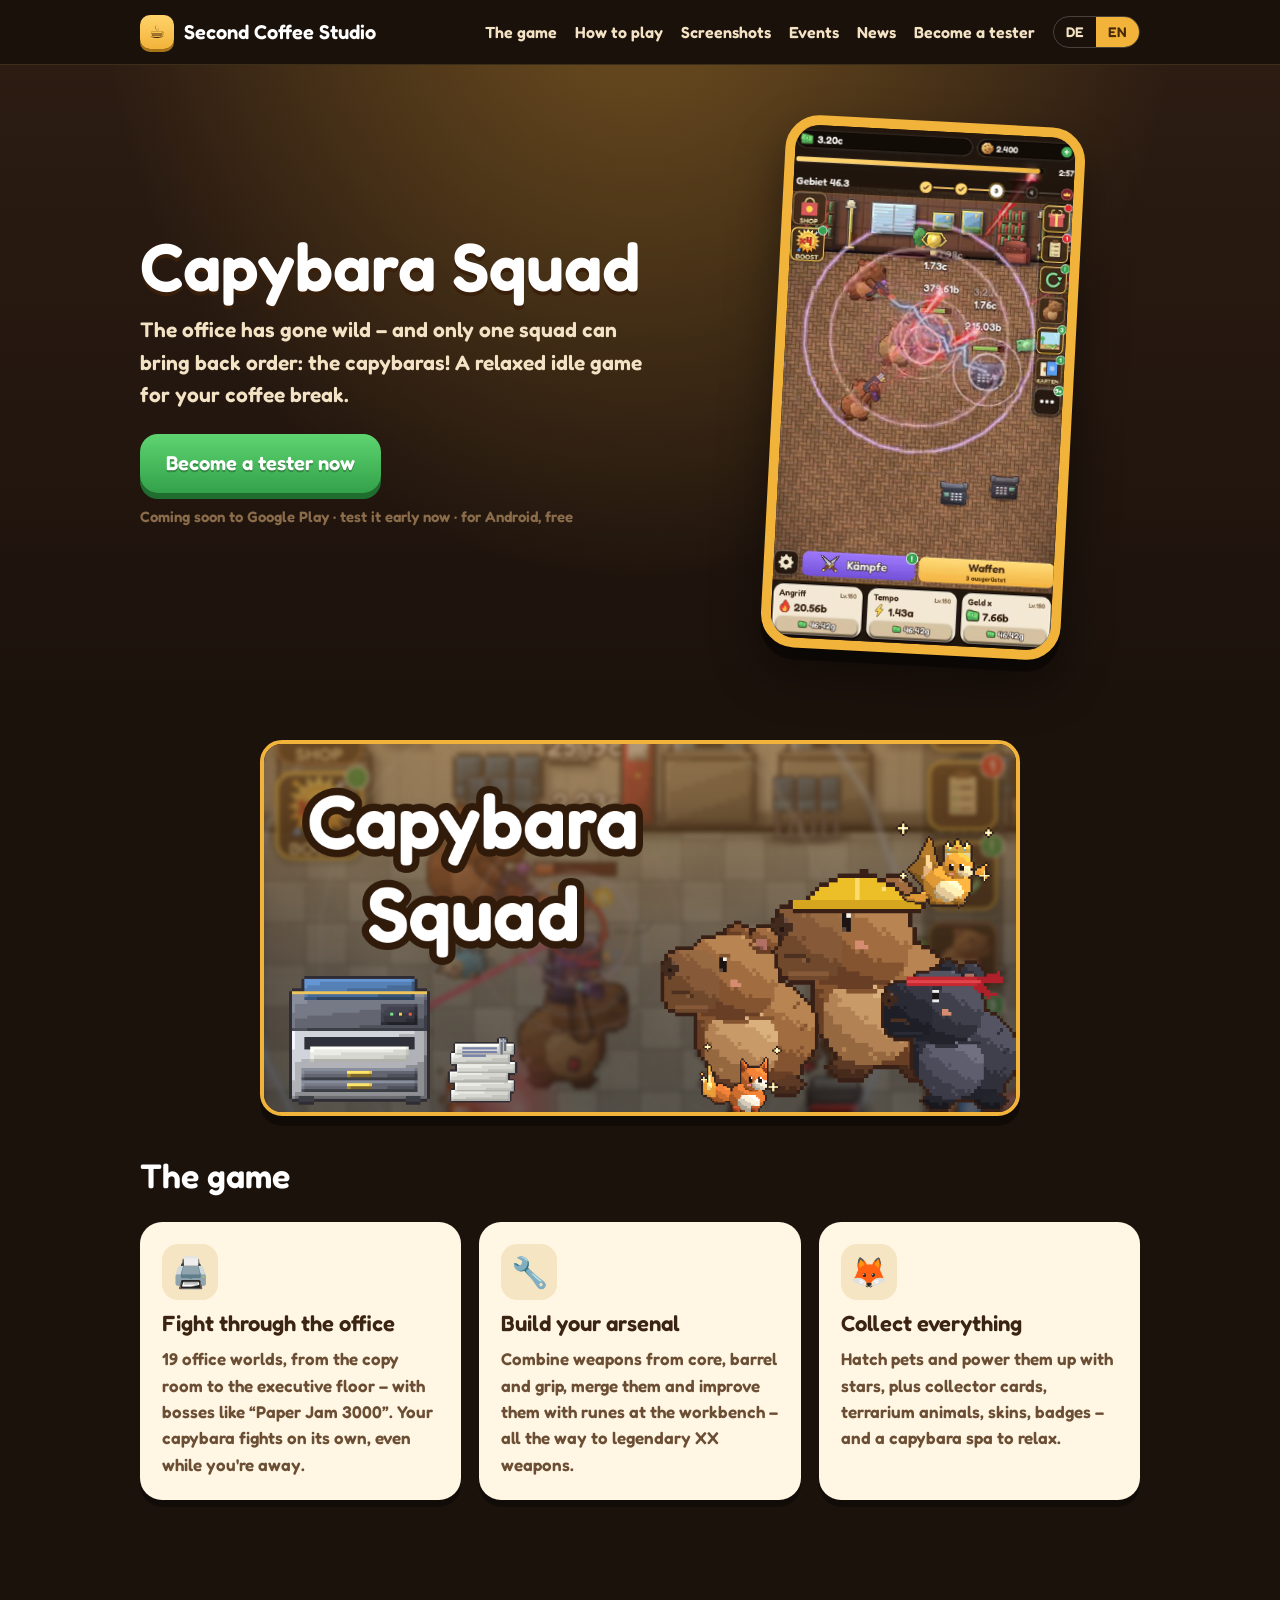
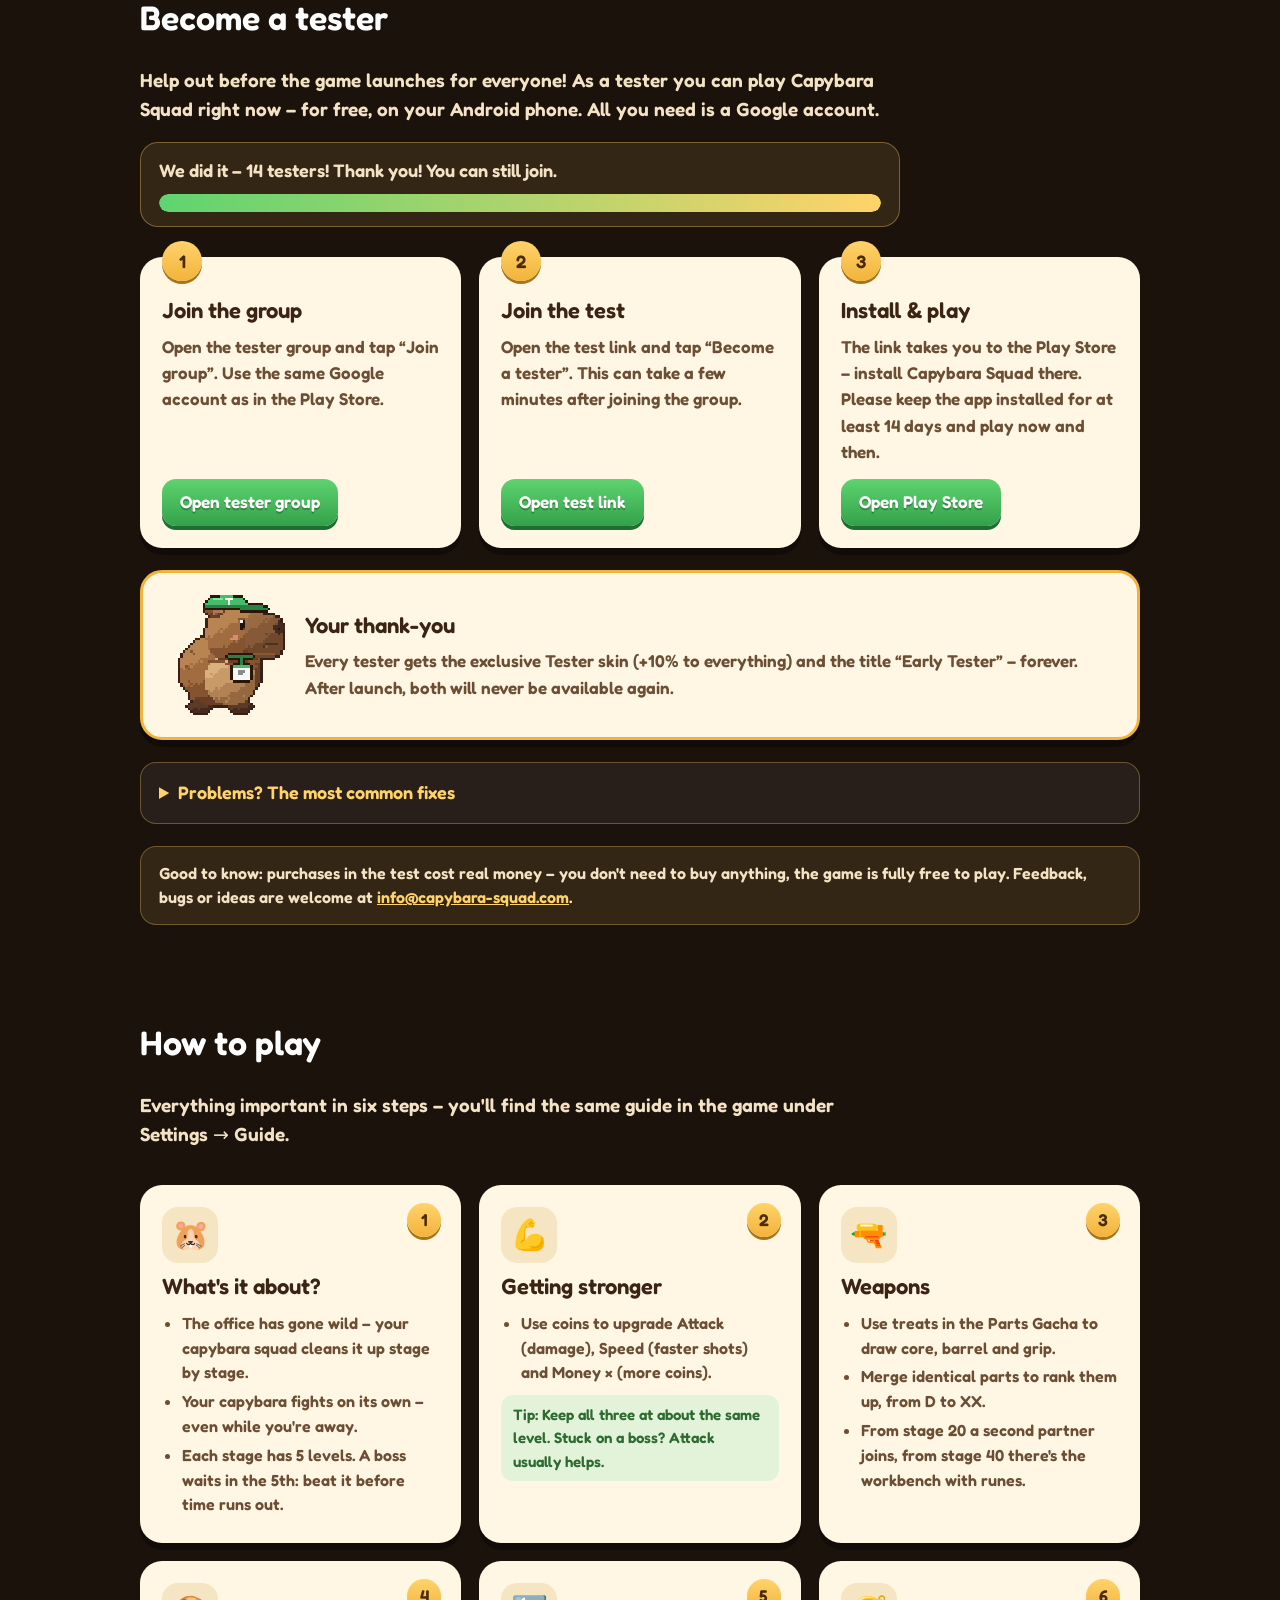
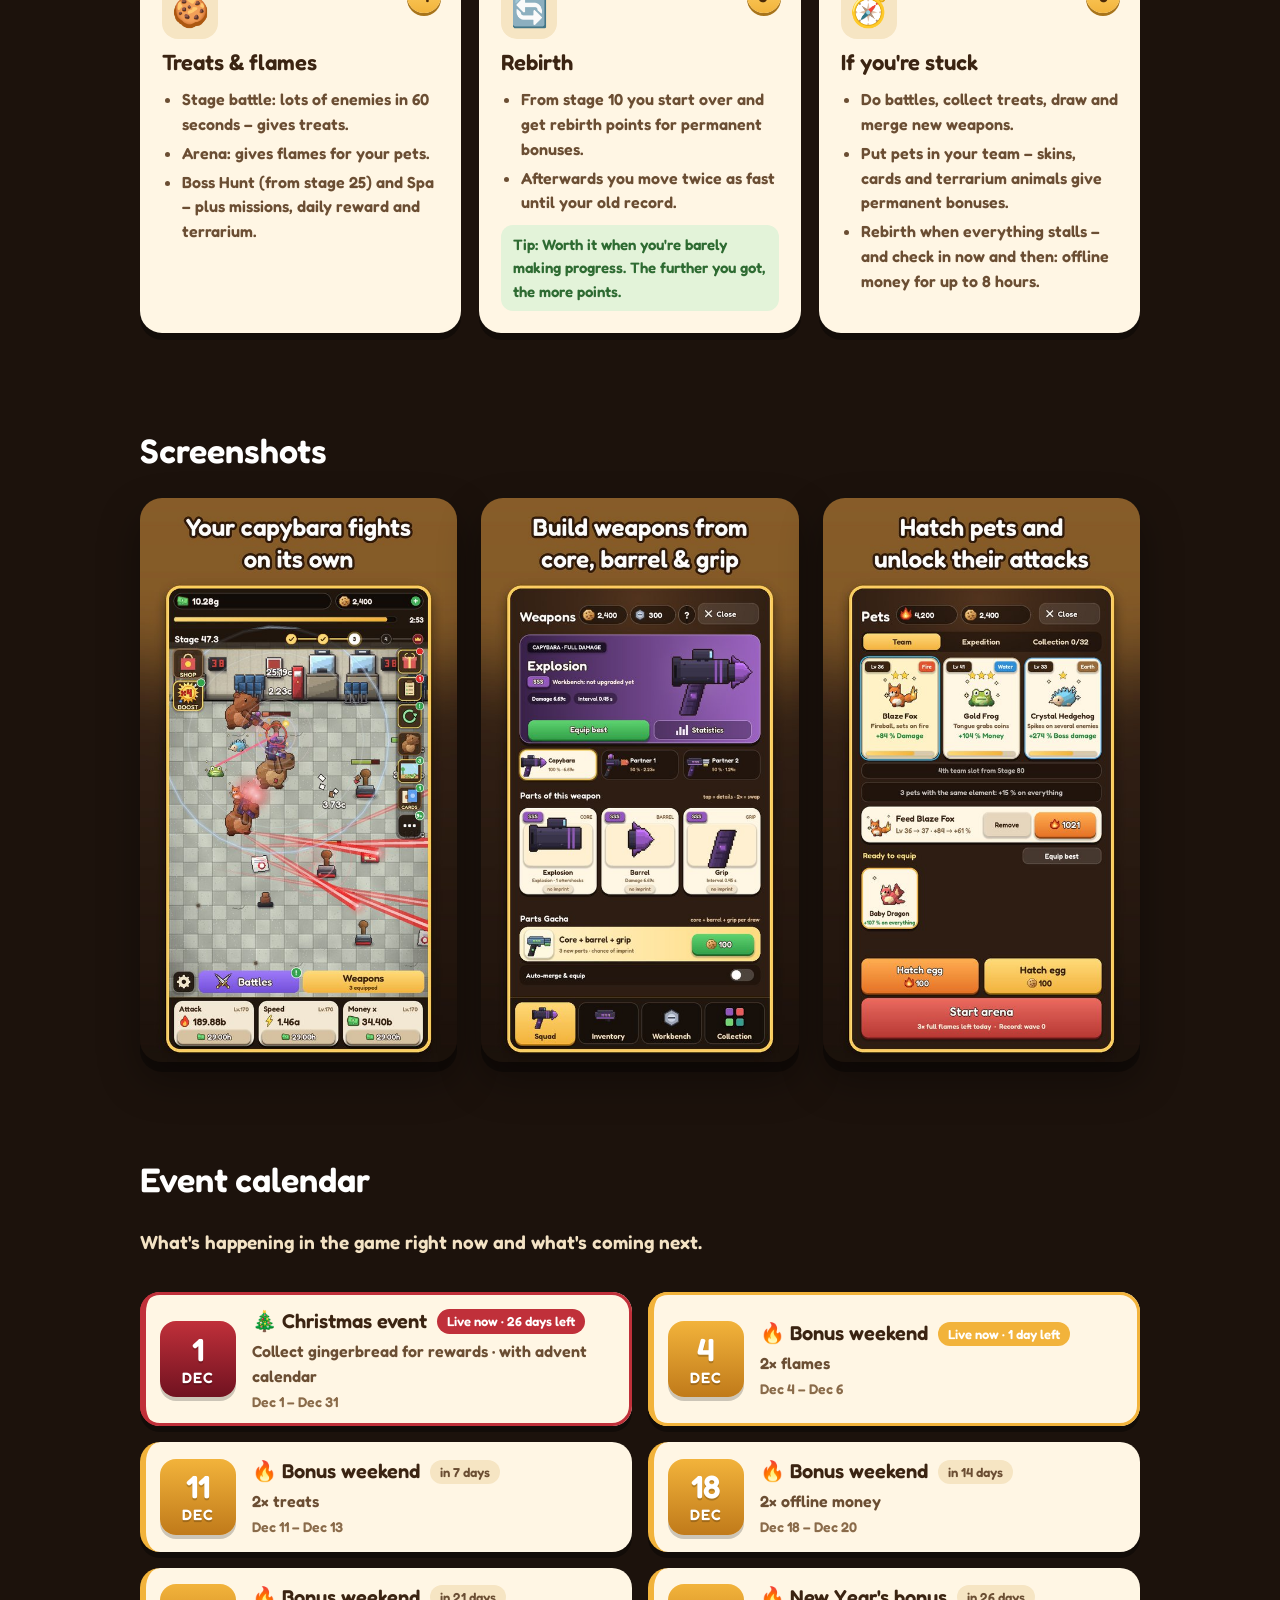
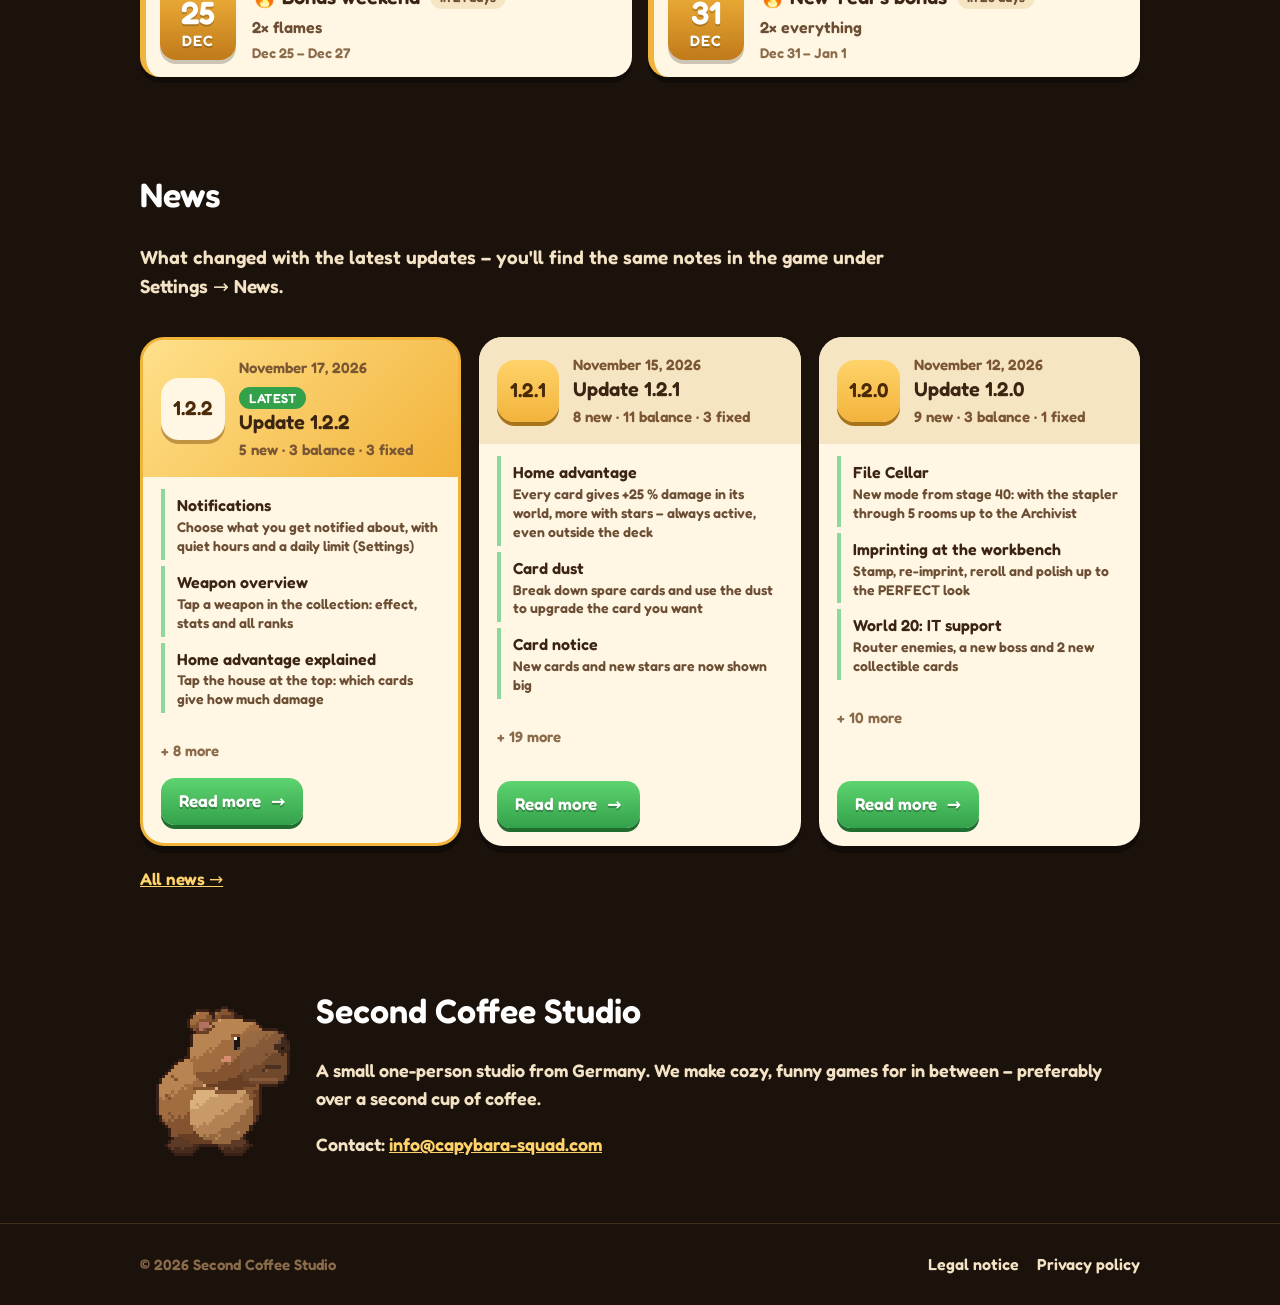
<file: index.html>
<!doctype html>
<html lang="de">
<head>
<meta charset="utf-8">
<meta name="viewport" content="width=device-width,initial-scale=1">
<title>Second Coffee Studio – Capybara Squad</title>
<meta name="description" content="Capybara Squad – ein entspanntes Idle-Spiel: Dein Capybara-Trupp räumt das Büro auf. Von Second Coffee Studio.">
<link rel="icon" href="img/capy.png">
<meta property="og:type" content="website">
<meta property="og:url" content="https://www.capybara-squad.com/">
<meta property="og:title" content="Capybara Squad – jetzt Tester werden!">
<meta property="og:description" content="Das gemütliche Idle-Spiel fürs Büro-Chaos. Kostenlos für Android – hilf als Tester mit und sichere dir den exklusiven Tester-Capy.">
<meta property="og:image" content="https://www.capybara-squad.com/img/og.jpg">
<meta property="og:image:width" content="1200">
<meta property="og:image:height" content="630">
<meta property="og:locale" content="de_DE">
<meta name="twitter:card" content="summary_large_image">
<link rel="stylesheet" href="style.css">
<script src="lang.js"></script>
<script src="events.js"></script>
<script src="live.js"></script>
<script src="changelog.js"></script>
</head>
<body>
<header class="top"><div class="wrap">
  <a class="logo" href="#"><span class="cup">☕</span>Second Coffee Studio</a>
  <nav>
    <a class="hide-m" href="#spiel"><span data-lang="de">Das Spiel</span><span data-lang="en">The game</span></a>
    <a class="hide-m" href="#anleitung"><span data-lang="de">So geht's</span><span data-lang="en">How to play</span></a>
    <a class="hide-m" href="#bilder"><span data-lang="de">Bilder</span><span data-lang="en">Screenshots</span></a>
    <a class="hide-m" href="#events">Events</a>
    <a class="hide-m" href="#news"><span data-lang="de">News</span><span data-lang="en">News</span></a>
    <a class="hide-m" href="#tester"><span data-lang="de">Tester werden</span><span data-lang="en">Become a tester</span></a>
    <div class="lang"><button data-l="de" onclick="setLang('de')">DE</button><button data-l="en" onclick="setLang('en')">EN</button></div>
  </nav>
</div></header>

<div class="hero"><div class="wrap">
  <div>
    <h1>Capybara Squad</h1>
    <p class="sub" data-lang="de">Im Büro ist das Chaos ausgebrochen – und nur ein Trupp kann wieder Ordnung schaffen: die Capybaras! Ein entspanntes Idle-Spiel für die Kaffeepause.</p>
    <p class="sub" data-lang="en">The office has gone wild – and only one squad can bring back order: the capybaras! A relaxed idle game for your coffee break.</p>
    <a class="btn" href="#tester"><span data-lang="de">Jetzt Tester werden</span><span data-lang="en">Become a tester now</span></a>
    <p class="note" data-lang="de">Bald bei Google Play · jetzt schon vorab testen · für Android, kostenlos</p>
    <p class="note" data-lang="en">Coming soon to Google Play · test it early now · for Android, free</p>
  </div>
  <div class="vphone"><video poster="img/spiel_poster.jpg" autoplay muted loop playsinline preload="auto" aria-label="Spielszene"><source src="img/spiel.webm" type="video/webm"><source src="img/spiel.mp4" type="video/mp4"></video></div>
</div></div>

<section id="spiel"><div class="wrap">
  <img class="banner wide" src="img/banner.png" alt="Capybara Squad">
  <h2><span data-lang="de">Das Spiel</span><span data-lang="en">The game</span></h2>
  <div class="feats">
    <div class="card"><div class="ico">🖨️</div>
      <h3><span data-lang="de">Kämpf dich durchs Büro</span><span data-lang="en">Fight through the office</span></h3>
      <p data-lang="de">19 Büro-Welten, von Kopierraum bis Chefetage – mit Bossen wie „Druckerstau 3000“. Dein Capybara kämpft von allein, auch wenn du nicht spielst.</p>
      <p data-lang="en">19 office worlds, from the copy room to the executive floor – with bosses like “Paper Jam 3000”. Your capybara fights on its own, even while you're away.</p></div>
    <div class="card"><div class="ico">🔧</div>
      <h3><span data-lang="de">Bau dein Arsenal</span><span data-lang="en">Build your arsenal</span></h3>
      <p data-lang="de">Waffen aus Kern, Lauf und Griff kombinieren, verschmelzen und an der Werkbank mit Runen verbessern – bis zu den legendären XX-Waffen.</p>
      <p data-lang="en">Combine weapons from core, barrel and grip, merge them and improve them with runes at the workbench – all the way to legendary XX weapons.</p></div>
    <div class="card"><div class="ico">🦊</div>
      <h3><span data-lang="de">Sammle alles</span><span data-lang="en">Collect everything</span></h3>
      <p data-lang="de">Pets ausbrüten und mit Sternen stärker machen, Sammelkarten, Terrarium-Tiere, Skins, Abzeichen – und ein Capybara-Spa zum Entspannen.</p>
      <p data-lang="en">Hatch pets and power them up with stars, plus collector cards, terrarium animals, skins, badges – and a capybara spa to relax.</p></div>
  </div>
</div></section>

<section id="tester"><div class="wrap">
  <h2><span data-lang="de">Tester werden</span><span data-lang="en">Become a tester</span></h2>
  <p class="intro" data-lang="de">Hilf mit, bevor das Spiel für alle startet! Als Tester spielst du Capybara Squad schon jetzt – kostenlos, auf deinem Android-Handy. Du brauchst nur ein Google-Konto.</p>
  <p class="intro" data-lang="en">Help out before the game launches for everyone! As a tester you can play Capybara Squad right now – for free, on your Android phone. All you need is a Google account.</p>
  <div id="tcount" class="tcount" hidden></div>
  <div class="steps">
    <div class="card step"><div class="num">1</div>
      <h3><span data-lang="de">Gruppe beitreten</span><span data-lang="en">Join the group</span></h3>
      <p data-lang="de">Öffne die Tester-Gruppe und tippe auf „Gruppe beitreten“. Nimm dasselbe Google-Konto wie im Play Store.</p>
      <p data-lang="en">Open the tester group and tap “Join group”. Use the same Google account as in the Play Store.</p>
      <a class="btn small" href="https://groups.google.com/g/capybara-squad-tester" target="_blank" rel="noopener"><span data-lang="de">Zur Tester-Gruppe</span><span data-lang="en">Open tester group</span></a></div>
    <div class="card step"><div class="num">2</div>
      <h3><span data-lang="de">Test beitreten</span><span data-lang="en">Join the test</span></h3>
      <p data-lang="de">Öffne den Test-Link und tippe auf „Tester werden“. Das kann nach dem Gruppenbeitritt ein paar Minuten dauern.</p>
      <p data-lang="en">Open the test link and tap “Become a tester”. This can take a few minutes after joining the group.</p>
      <a class="btn small" href="https://play.google.com/apps/testing/com.secondcoffee.capybarasquad" target="_blank" rel="noopener"><span data-lang="de">Zum Test-Link</span><span data-lang="en">Open test link</span></a></div>
    <div class="card step"><div class="num">3</div>
      <h3><span data-lang="de">Installieren &amp; spielen</span><span data-lang="en">Install &amp; play</span></h3>
      <p data-lang="de">Über den Link geht es in den Play Store – dort Capybara Squad installieren. Bitte lass die App mindestens 14 Tage installiert und schau ab und zu rein.</p>
      <p data-lang="en">The link takes you to the Play Store – install Capybara Squad there. Please keep the app installed for at least 14 days and play now and then.</p>
      <a class="btn small" href="https://play.google.com/store/apps/details?id=com.secondcoffee.capybarasquad" target="_blank" rel="noopener"><span data-lang="de">Zum Play Store</span><span data-lang="en">Open Play Store</span></a></div>
  </div>
  <div class="reward card">
    <img src="img/tester_capy.png" alt="Tester-Capy">
    <div>
      <h3><span data-lang="de">Dein Dankeschön</span><span data-lang="en">Your thank-you</span></h3>
      <p data-lang="de">Alle Tester bekommen den exklusiven <b>Tester-Skin</b> (+10 % auf alles) und den Titel <b>„Tester der ersten Stunde“</b> – für immer. Nach dem Start gibt es beides nie wieder.</p>
      <p data-lang="en">Every tester gets the exclusive <b>Tester skin</b> (+10% to everything) and the title <b>“Early Tester”</b> – forever. After launch, both will never be available again.</p>
    </div>
  </div>
  <details class="faq">
    <summary><span data-lang="de">Probleme? Hier die häufigsten Lösungen</span><span data-lang="en">Problems? The most common fixes</span></summary>
    <div data-lang="de">
      <p><b>„Sie sind nicht berechtigt …“ bei der Gruppe:</b> Oben rechts auf dein Profilbild tippen und prüfen, ob das richtige Google-Konto gewählt ist. Dann die Seite neu laden – oben erscheint „Gruppe beitreten“.</p>
      <p><b>Kein Knopf „Tester werden“ beim Test-Link:</b> Erst der Gruppe beitreten (Schritt 1), ein paar Minuten warten und den Test-Link dann nochmal öffnen. Im Browser mit demselben Google-Konto angemeldet sein.</p>
      <p><b>„Nicht gefunden“ im Play Store:</b> Im Play Store oben rechts aufs Profilbild tippen und dasselbe Google-Konto wählen wie in der Gruppe. Manchmal dauert es nach dem Beitritt bis zu einer Stunde.</p>
      <p><b>„Gerät nicht kompatibel“:</b> Das Spiel braucht Android 7 oder neuer. Schreib uns gern dein Handy-Modell.</p>
      <p><b>iPhone?</b> Leider nicht möglich – der Test läuft nur über Google Play (Android).</p>
    </div>
    <div data-lang="en">
      <p><b>“You don't have permission …” on the group:</b> Tap your profile picture at the top right and check that the right Google account is selected. Then reload the page – “Join group” appears at the top.</p>
      <p><b>No “Become a tester” button on the test link:</b> Join the group first (step 1), wait a few minutes, then open the test link again. Be signed in with the same Google account in your browser.</p>
      <p><b>“Not found” in the Play Store:</b> Tap your profile picture in the Play Store and pick the same Google account as in the group. Sometimes it takes up to an hour after joining.</p>
      <p><b>“Device not compatible”:</b> The game needs Android 7 or newer. Feel free to tell us your phone model.</p>
      <p><b>iPhone?</b> Unfortunately not possible – the test only runs on Google Play (Android).</p>
    </div>
  </details>
  <div class="hint">
    <p data-lang="de"><b>Gut zu wissen:</b> Käufe im Test kosten echtes Geld – kaufen musst du nichts, das Spiel ist komplett kostenlos spielbar. Feedback, Fehler oder Ideen gern an <a href="mailto:info@capybara-squad.com">info@capybara-squad.com</a>.</p>
    <p data-lang="en"><b>Good to know:</b> purchases in the test cost real money – you don't need to buy anything, the game is fully free to play. Feedback, bugs or ideas are welcome at <a href="mailto:info@capybara-squad.com">info@capybara-squad.com</a>.</p>
  </div>
</div></section>

<section id="anleitung"><div class="wrap">
  <h2><span data-lang="de">So spielst du</span><span data-lang="en">How to play</span></h2>
  <p class="intro" data-lang="de">Alles Wichtige in sechs Schritten – dieselbe Anleitung findest du auch im Spiel unter Einstellungen → Anleitung.</p>
  <p class="intro" data-lang="en">Everything important in six steps – you'll find the same guide in the game under Settings → Guide.</p>
  <div class="guides">
    <div class="card guide"><span class="gnum">1</span><div class="ico">🐹</div>
      <h3><span data-lang="de">Worum geht's?</span><span data-lang="en">What's it about?</span></h3>
      <ul data-lang="de"><li>Im Büro ist das Chaos ausgebrochen – dein Capybara-Trupp räumt Gebiet für Gebiet auf.</li><li>Dein Capybara kämpft <b>von allein</b> – auch wenn du nicht spielst.</li><li>Jedes Gebiet hat 5 Level. Im 5. wartet ein <b>Boss</b>: Besiege ihn, bevor die Zeit abläuft.</li></ul>
      <ul data-lang="en"><li>The office has gone wild – your capybara squad cleans it up stage by stage.</li><li>Your capybara fights <b>on its own</b> – even while you're away.</li><li>Each stage has 5 levels. A <b>boss</b> waits in the 5th: beat it before time runs out.</li></ul>
    </div>
    <div class="card guide"><span class="gnum">2</span><div class="ico">💪</div>
      <h3><span data-lang="de">Stärker werden</span><span data-lang="en">Getting stronger</span></h3>
      <ul data-lang="de"><li>Mit Münzen verbesserst du <b>Angriff</b> (Schaden), <b>Tempo</b> (schnellere Schüsse) und <b>Geld ×</b> (mehr Münzen).</li></ul>
      <ul data-lang="en"><li>Use coins to upgrade <b>Attack</b> (damage), <b>Speed</b> (faster shots) and <b>Money ×</b> (more coins).</li></ul>
      <p class="gtip" data-lang="de"><b>Tipp:</b> Halte alle drei ungefähr gleich hoch. Hängst du an einem Boss, hilft meist Angriff.</p>
      <p class="gtip" data-lang="en"><b>Tip:</b> Keep all three at about the same level. Stuck on a boss? Attack usually helps.</p>
    </div>
    <div class="card guide"><span class="gnum">3</span><div class="ico">🔫</div>
      <h3><span data-lang="de">Waffen</span><span data-lang="en">Weapons</span></h3>
      <ul data-lang="de"><li>Mit Leckerlies ziehst du im Teile-Gacha <b>Kern, Lauf und Griff</b>.</li><li>Gleiche Teile <b>verschmelzen</b> – so steigen sie im Rang, von D bis XX.</li><li>Ab Gebiet 20 kämpft ein zweiter Partner mit, ab Gebiet 40 gibt es die <b>Werkbank</b> mit Runen.</li></ul>
      <ul data-lang="en"><li>Use treats in the Parts Gacha to draw <b>core, barrel and grip</b>.</li><li><b>Merge</b> identical parts to rank them up, from D to XX.</li><li>From stage 20 a second partner joins, from stage 40 there's the <b>workbench</b> with runes.</li></ul>
    </div>
    <div class="card guide"><span class="gnum">4</span><div class="ico">🍪</div>
      <h3><span data-lang="de">Leckerlies & Flammen</span><span data-lang="en">Treats & flames</span></h3>
      <ul data-lang="de"><li><b>Gebietskampf</b>: viele Gegner in 60 Sekunden – bringt Leckerlies.</li><li><b>Arena</b>: bringt Flammen für deine Pets.</li><li><b>Boss-Jagd</b> (ab Gebiet 25) und <b>Spa</b> – dazu Missionen, Tagesbelohnung und Terrarium.</li></ul>
      <ul data-lang="en"><li><b>Stage battle</b>: lots of enemies in 60 seconds – gives treats.</li><li><b>Arena</b>: gives flames for your pets.</li><li><b>Boss Hunt</b> (from stage 25) and <b>Spa</b> – plus missions, daily reward and terrarium.</li></ul>
    </div>
    <div class="card guide"><span class="gnum">5</span><div class="ico">🔄</div>
      <h3><span data-lang="de">Rebirth</span><span data-lang="en">Rebirth</span></h3>
      <ul data-lang="de"><li>Ab Gebiet 10 startest du neu und bekommst <b>Rebirth-Punkte</b> für dauerhafte Boni.</li><li>Danach läufst du <b>doppelt so schnell</b> bis zu deinem alten Rekord.</li></ul>
      <ul data-lang="en"><li>From stage 10 you start over and get <b>rebirth points</b> for permanent bonuses.</li><li>Afterwards you move <b>twice as fast</b> until your old record.</li></ul>
      <p class="gtip" data-lang="de"><b>Tipp:</b> Lohnt sich, wenn du kaum noch weiterkommst. Je weiter du gekommen bist, desto mehr Punkte.</p>
      <p class="gtip" data-lang="en"><b>Tip:</b> Worth it when you're barely making progress. The further you got, the more points.</p>
    </div>
    <div class="card guide"><span class="gnum">6</span><div class="ico">🧭</div>
      <h3><span data-lang="de">Wenn du feststeckst</span><span data-lang="en">If you're stuck</span></h3>
      <ul data-lang="de"><li>Kämpfe machen, Leckerlies sammeln, neue Waffen ziehen und verschmelzen.</li><li>Pets ins Team setzen – Skins, Karten und Terrarium-Tiere geben dauerhafte Boni.</li><li>Rebirth machen, wenn alles stockt – und ab und zu reinschauen: Offline-Geld gibt es bis zu 8 Stunden.</li></ul>
      <ul data-lang="en"><li>Do battles, collect treats, draw and merge new weapons.</li><li>Put pets in your team – skins, cards and terrarium animals give permanent bonuses.</li><li>Rebirth when everything stalls – and check in now and then: offline money for up to 8 hours.</li></ul>
    </div>
  </div>
</div></section>

<section id="bilder"><div class="wrap">
  <h2><span data-lang="de">Bilder</span><span data-lang="en">Screenshots</span></h2>
  <div class="shots">
    <img data-lang="de" src="img/shot_de_1.jpg" alt="Spielszene"><img data-lang="de" src="img/shot_de_3.jpg" alt="Waffen"><img data-lang="de" src="img/shot_de_4.jpg" alt="Pets">
    <img data-lang="en" src="img/shot_en_1.jpg" alt="Gameplay"><img data-lang="en" src="img/shot_en_3.jpg" alt="Weapons"><img data-lang="en" src="img/shot_en_4.jpg" alt="Pets">
  </div>
</div></section>

<section id="events"><div class="wrap">
  <h2><span data-lang="de">Event-Kalender</span><span data-lang="en">Event calendar</span></h2>
  <p class="intro" data-lang="de">Was gerade im Spiel los ist und was als Nächstes kommt.</p>
  <p class="intro" data-lang="en">What's happening in the game right now and what's coming next.</p>
  <div id="ev-list" class="evs"><p class="ev-empty"><span data-lang="de">Events werden geladen …</span><span data-lang="en">Loading events …</span></p></div>
</div></section>


<section id="news"><div class="wrap">
  <h2><span data-lang="de">Neuigkeiten</span><span data-lang="en">News</span></h2>
  <p class="intro" data-lang="de">Was sich mit den letzten Updates geändert hat – dieselben Texte findest du auch im Spiel unter Einstellungen → Neuigkeiten.</p>
  <p class="intro" data-lang="en">What changed with the latest updates – you'll find the same notes in the game under Settings → News.</p>
  <div id="cl-teaser" class="clgrid"></div>
  <a class="cllink" href="changelog.html"><span data-lang="de">Alle Neuigkeiten →</span><span data-lang="en">All news →</span></a>
</div></section>

<section><div class="wrap studio">
  <img src="img/capy.png" alt="">
  <div>
    <h2>Second Coffee Studio</h2>
    <p data-lang="de">Ein kleines Ein-Personen-Studio aus Deutschland. Wir machen gemütliche, witzige Spiele für zwischendurch – am liebsten bei der zweiten Tasse Kaffee.</p>
    <p data-lang="en">A small one-person studio from Germany. We make cozy, funny games for in between – preferably over a second cup of coffee.</p>
    <p><span data-lang="de">Kontakt:</span><span data-lang="en">Contact:</span> <a href="mailto:info@capybara-squad.com">info@capybara-squad.com</a></p>
  </div>
</div></section>

<footer><div class="wrap">
  <span>© 2026 Second Coffee Studio</span>
  <nav>
    <a href="impressum.html"><span data-lang="de">Impressum</span><span data-lang="en">Legal notice</span></a>
    <a href="datenschutz.html" data-lang="de">Datenschutz</a>
    <a href="privacy.html" data-lang="en">Privacy policy</a>
  </nav>
</div></footer>
</body>
</html>
</file>
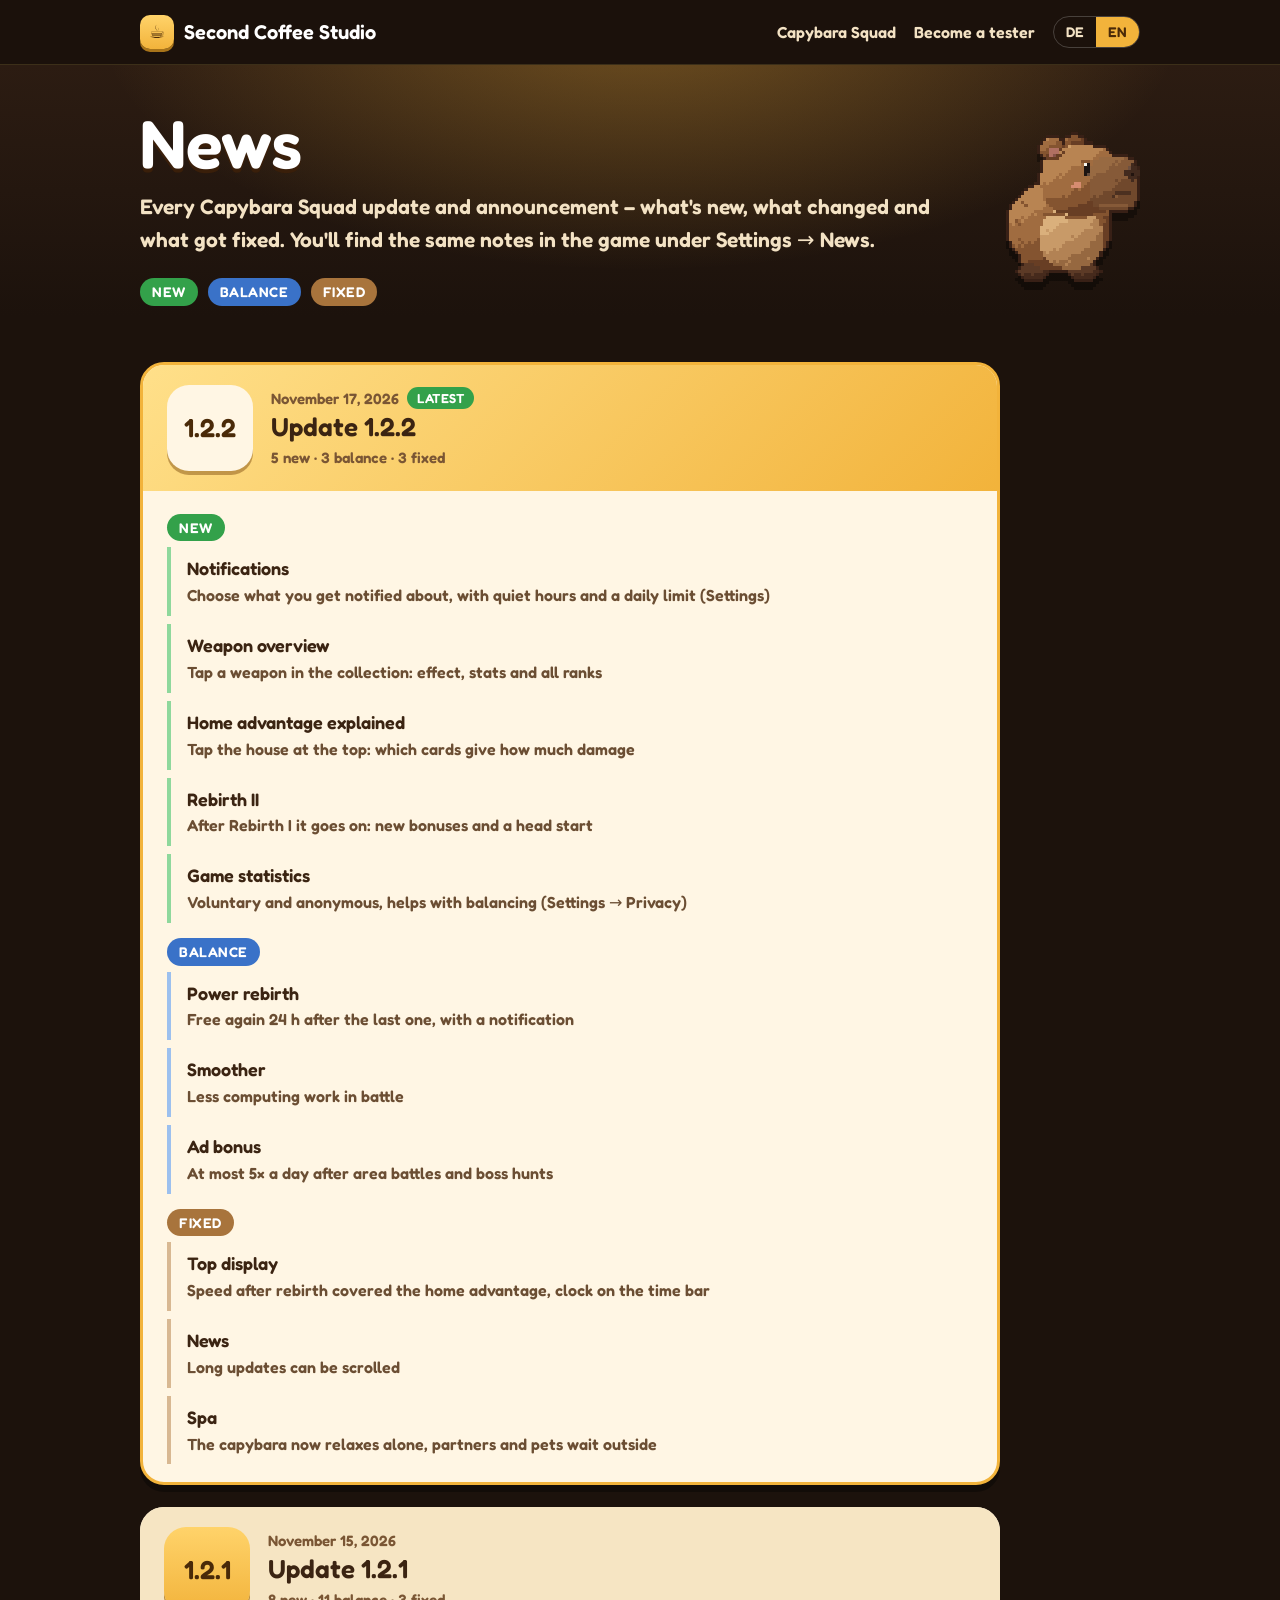
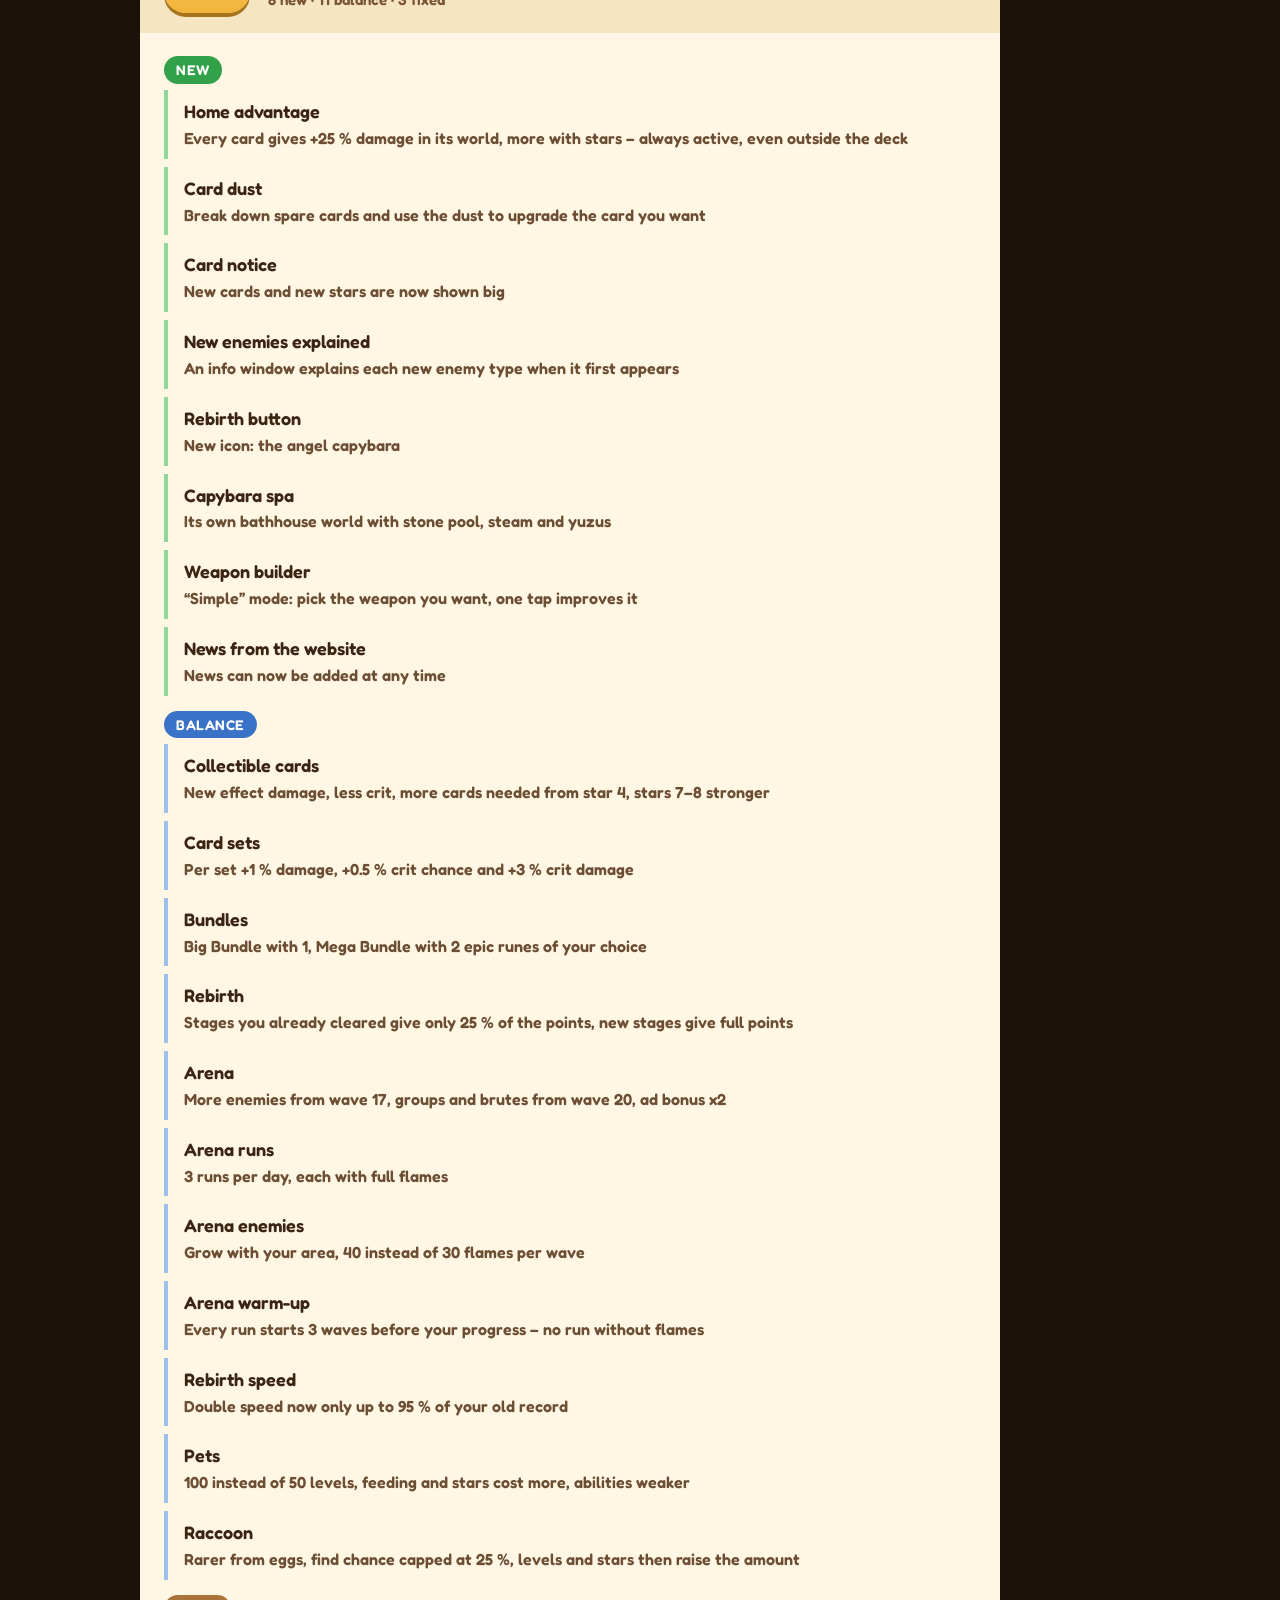
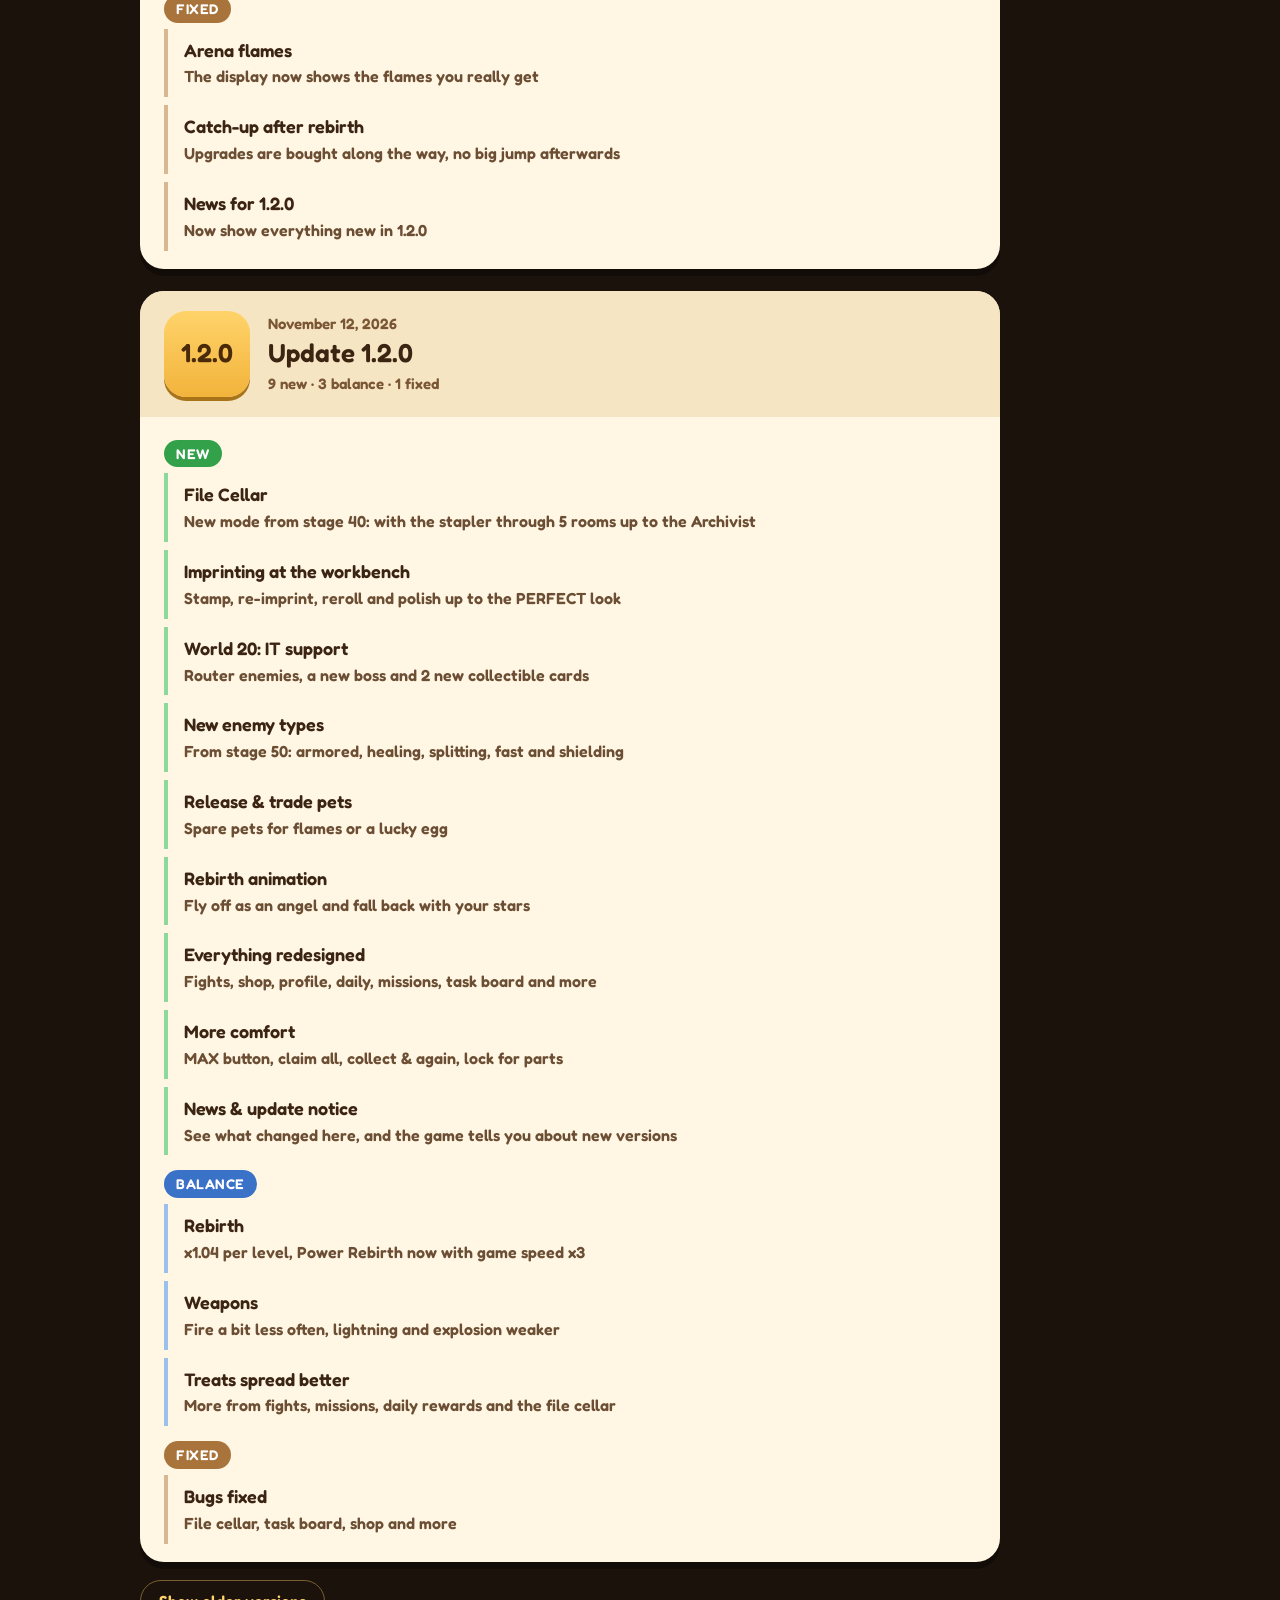
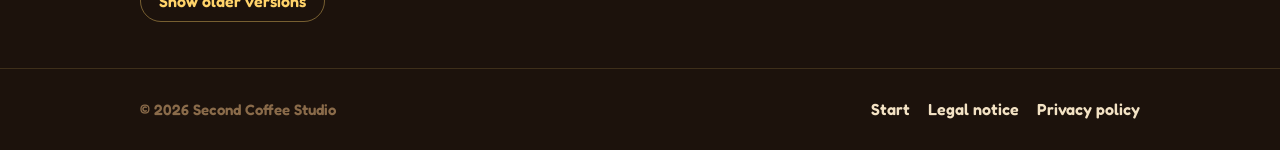
<file: changelog.html>
<!doctype html>
<html lang="de">
<head>
<meta charset="utf-8">
<meta name="viewport" content="width=device-width,initial-scale=1">
<title>Neuigkeiten – Capybara Squad</title>
<meta name="description" content="Alle Updates von Capybara Squad: was neu ist, was angepasst und was behoben wurde.">
<link rel="icon" href="img/capy.png">
<link rel="stylesheet" href="style.css">
<script src="lang.js"></script>
<script src="changelog.js"></script>
</head>
<body>
<header class="top"><div class="wrap">
  <a class="logo" href="index.html"><span class="cup">☕</span>Second Coffee Studio</a>
  <nav>
    <a class="hide-m" href="index.html">Capybara Squad</a>
    <a class="hide-m" href="index.html#tester"><span data-lang="de">Tester werden</span><span data-lang="en">Become a tester</span></a>
    <div class="lang"><button data-l="de" onclick="setLang('de')">DE</button><button data-l="en" onclick="setLang('en')">EN</button></div>
  </nav>
</div></header>

<div class="hero clhero"><div class="wrap">
  <div>
    <h1><span data-lang="de">Neuigkeiten</span><span data-lang="en">News</span></h1>
    <p class="sub" data-lang="de">Alle Updates und Neuigkeiten von Capybara Squad – was neu ist, was angepasst und was behoben wurde. Dieselben Texte findest du auch im Spiel unter Einstellungen → Neuigkeiten.</p>
    <p class="sub" data-lang="en">Every Capybara Squad update and announcement – what's new, what changed and what got fixed. You'll find the same notes in the game under Settings → News.</p>
    <div class="cllegend">
      <span class="cltag neu"><span data-lang="de">Neu</span><span data-lang="en">New</span></span>
      <span class="cltag bal">Balance</span>
      <span class="cltag fix"><span data-lang="de">Gefixt</span><span data-lang="en">Fixed</span></span>
    </div>
  </div>
  <img class="clcapy" src="img/capy.png" alt="">
</div></div>

<section><div class="wrap">
  <div id="cl-list" class="cl"><p class="clempty"><span data-lang="de">Changelog wird geladen …</span><span data-lang="en">Loading changelog …</span></p></div>
  <button id="cl-more" class="morebtn" hidden><span data-lang="de">Ältere Versionen anzeigen</span><span data-lang="en">Show older versions</span></button>
</div></section>

<footer><div class="wrap">
  <span>© 2026 Second Coffee Studio</span>
  <nav>
    <a href="index.html">Start</a>
    <a href="impressum.html"><span data-lang="de">Impressum</span><span data-lang="en">Legal notice</span></a>
    <a href="datenschutz.html" data-lang="de">Datenschutz</a>
    <a href="privacy.html" data-lang="en">Privacy policy</a>
  </nav>
</div></footer>
</body>
</html>
</file>
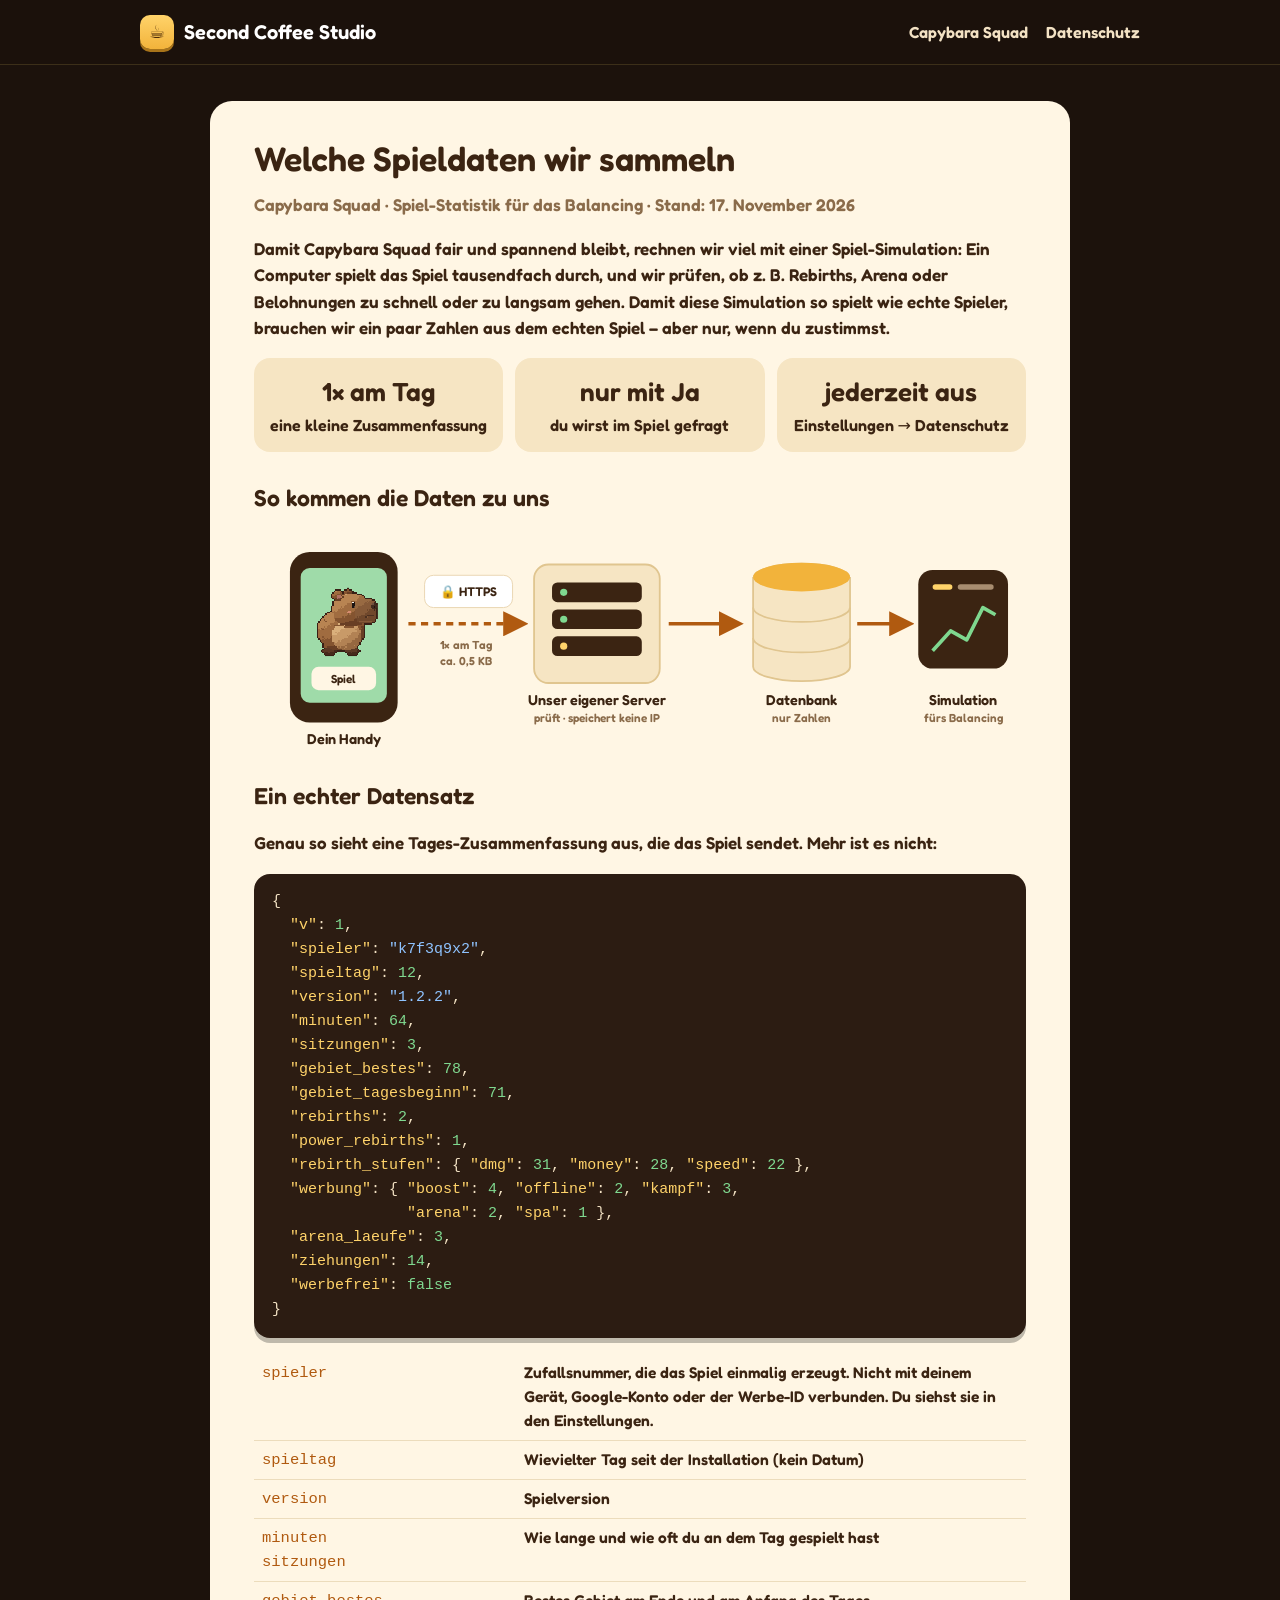
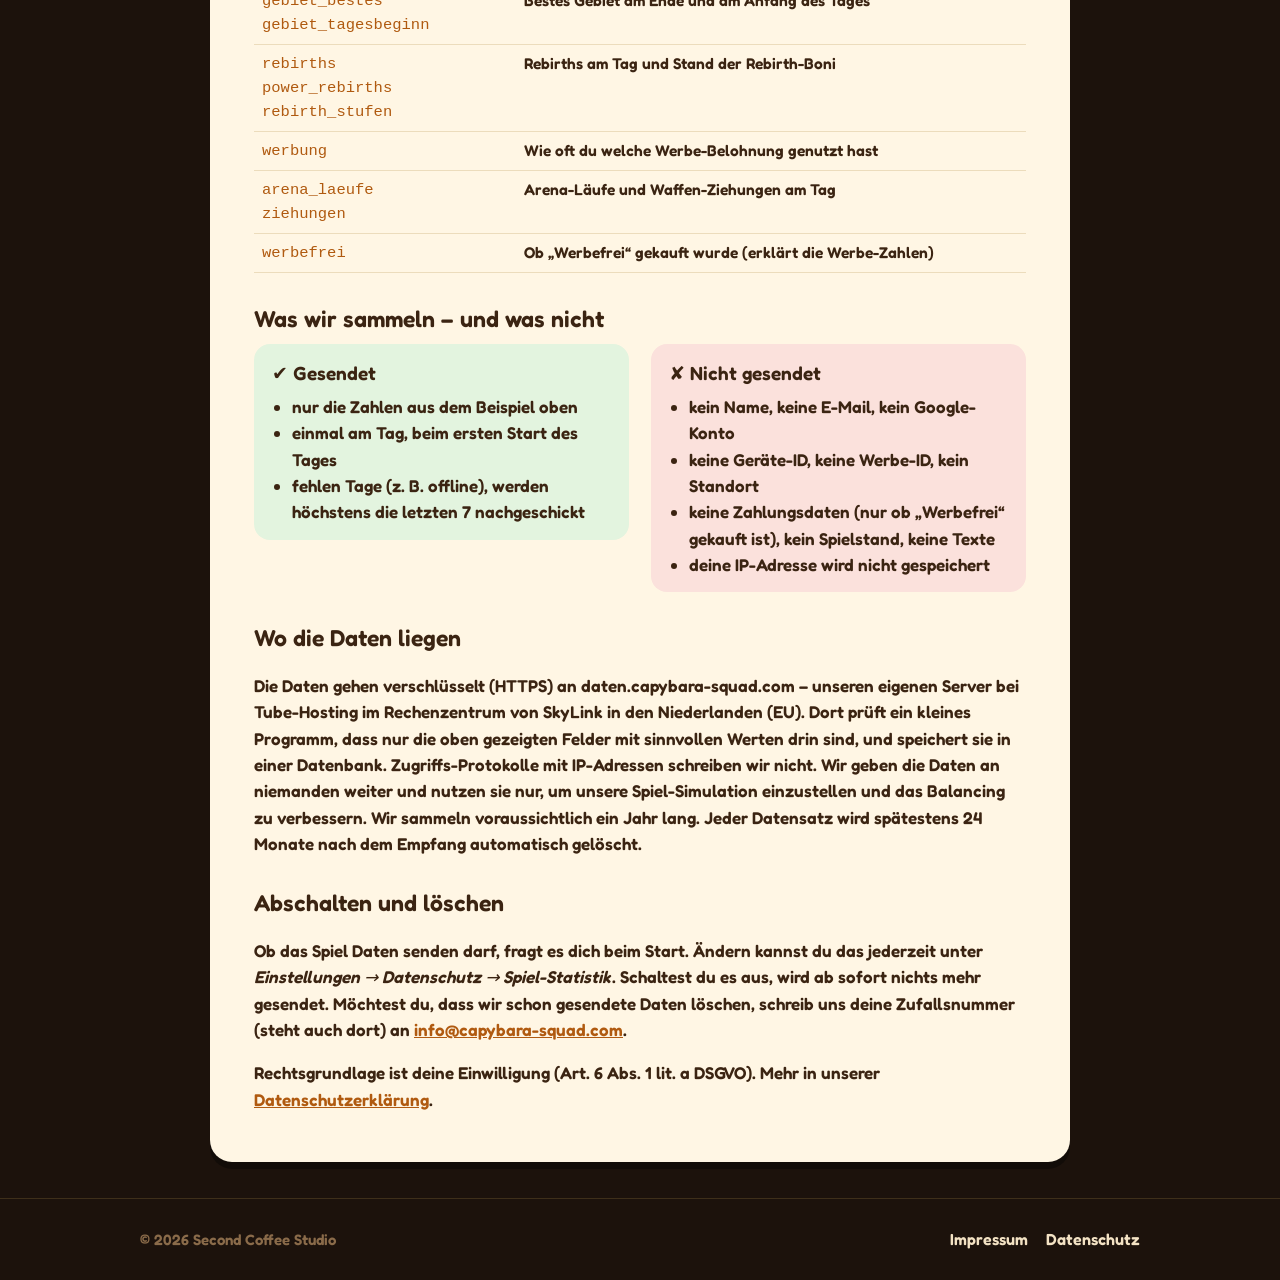
<file: daten.html>
<!doctype html>
<html lang="de">
<head>
<meta charset="utf-8">
<meta name="viewport" content="width=device-width,initial-scale=1">
<title>Spieldaten – Capybara Squad</title>
<link rel="icon" href="img/capy.png">
<link rel="stylesheet" href="style.css">
<style>
.flow{width:100%;height:auto;display:block;margin:10px 0 6px}
.flow text{font-family:"Fredoka",system-ui,sans-serif}
.twocol{display:grid;grid-template-columns:1fr 1fr;gap:22px;align-items:start}
@media (max-width:760px){.twocol{grid-template-columns:1fr}}
.json{background:#2c1c12;color:#f3e2c4;border-radius:16px;padding:16px 18px;font:15px/1.6 ui-monospace,SFMono-Regular,Consolas,monospace;overflow-x:auto;margin:0;box-shadow:0 5px 0 rgba(0,0,0,.25)}
.json .k{color:#ffd36a}.json .n{color:#7fd88f}.json .s{color:#8fc3ff}.json .c{color:#a88d70}
.felder{width:100%;border-collapse:collapse;font-size:15.5px}
.felder td{padding:7px 8px;border-bottom:1px solid #ecdcbc;vertical-align:top}
.felder td:first-child{font-family:ui-monospace,Consolas,monospace;color:#b05a10;width:34%;word-break:break-word}
.satz{display:grid;gap:16px}
.ja,.nein{border-radius:16px;padding:14px 18px;margin:0}
.ja{background:#e3f4df}.nein{background:#fbe1dc}
.ja h3,.nein h3{margin:0 0 6px}
.ja ul,.nein ul{margin:0;padding-left:20px}
.kurz{display:grid;grid-template-columns:repeat(3,1fr);gap:12px;margin:14px 0}
@media (max-width:760px){.kurz{grid-template-columns:1fr}}
.kurz div{background:#f6e5c3;border-radius:16px;padding:14px;text-align:center;font-size:16px}
.kurz b{display:block;font-size:26px}
</style>
</head>
<body>
<header class="top"><div class="wrap"><a class="logo" href="index.html"><span class="cup">☕</span>Second Coffee Studio</a>
<nav><a href="index.html">Capybara Squad</a><a href="datenschutz.html">Datenschutz</a></nav></div></header>
<main class="legal">
<h1>Welche Spieldaten wir sammeln</h1>
<p class="stand">Capybara Squad · Spiel-Statistik für das Balancing · Stand: 17. November 2026</p>

<p>Damit Capybara Squad fair und spannend bleibt, rechnen wir viel mit einer <b>Spiel-Simulation</b>: Ein Computer spielt das Spiel tausendfach durch, und wir prüfen, ob z. B. Rebirths, Arena oder Belohnungen zu schnell oder zu langsam gehen. Damit diese Simulation so spielt wie echte Spieler, brauchen wir ein paar Zahlen aus dem echten Spiel – <b>aber nur, wenn du zustimmst</b>.</p>

<div class="kurz">
<div><b>1× am Tag</b>eine kleine Zusammenfassung</div>
<div><b>nur mit Ja</b>du wirst im Spiel gefragt</div>
<div><b>jederzeit aus</b>Einstellungen → Datenschutz</div>
</div>

<h2>So kommen die Daten zu uns</h2>
<svg class="flow" viewBox="0 0 860 250" role="img" aria-label="Ablauf: Handy sendet einmal am Tag verschlüsselt an unseren Server, der speichert in einer Datenbank, daraus wird die Spiel-Simulation eingestellt">
  <defs>
    <marker id="pf" viewBox="0 0 10 10" refX="8" refY="5" markerWidth="7" markerHeight="7" orient="auto"><path d="M0,0 L10,5 L0,10 z" fill="#b05a10"/></marker>
  </defs>
  <!-- Handy -->
  <rect x="40" y="30" width="120" height="190" rx="22" fill="#3b2412"/>
  <rect x="52" y="48" width="96" height="150" rx="10" fill="#9fdba9"/>
  <image href="img/capy.png" x="62" y="70" width="76" height="76" style="image-rendering:pixelated"/>
  <rect x="64" y="158" width="72" height="26" rx="8" fill="#fff6e4"/>
  <text x="100" y="176" text-anchor="middle" font-size="13" fill="#3b2412">Spiel</text>
  <text x="100" y="244" text-anchor="middle" font-size="16" fill="#3b2412" font-weight="600">Dein Handy</text>
  <!-- Pfeil 1 -->
  <line x1="172" y1="110" x2="300" y2="110" stroke="#b05a10" stroke-width="4" stroke-dasharray="8 6" marker-end="url(#pf)"/>
  <rect x="190" y="56" width="98" height="36" rx="10" fill="#fff" stroke="#e8d3ad"/>
  <text x="239" y="79" text-anchor="middle" font-size="14" fill="#3b2412">🔒 HTTPS</text>
  <text x="236" y="138" text-anchor="middle" font-size="13" fill="#8a6b4a">1× am Tag</text>
  <text x="236" y="156" text-anchor="middle" font-size="13" fill="#8a6b4a">ca. 0,5 KB</text>
  <!-- Server -->
  <rect x="312" y="44" width="140" height="132" rx="16" fill="#f6e5c3" stroke="#e0c58f" stroke-width="2"/>
  <rect x="332" y="64" width="100" height="22" rx="6" fill="#3b2412"/><circle cx="345" cy="75" r="4" fill="#7fd88f"/>
  <rect x="332" y="94" width="100" height="22" rx="6" fill="#3b2412"/><circle cx="345" cy="105" r="4" fill="#7fd88f"/>
  <rect x="332" y="124" width="100" height="22" rx="6" fill="#3b2412"/><circle cx="345" cy="135" r="4" fill="#ffd36a"/>
  <text x="382" y="200" text-anchor="middle" font-size="16" fill="#3b2412" font-weight="600">Unser eigener Server</text>
  <text x="382" y="220" text-anchor="middle" font-size="13" fill="#8a6b4a">prüft · speichert keine IP</text>
  <!-- Pfeil 2 -->
  <line x1="462" y1="110" x2="540" y2="110" stroke="#b05a10" stroke-width="4" marker-end="url(#pf)"/>
  <!-- Datenbank -->
  <ellipse cx="610" cy="58" rx="54" ry="16" fill="#e0c58f"/>
  <path d="M556,58 v100 a54,16 0 0 0 108,0 v-100" fill="#f6e5c3" stroke="#e0c58f" stroke-width="2"/>
  <ellipse cx="610" cy="58" rx="54" ry="16" fill="#f2b33b"/>
  <path d="M556,92 a54,16 0 0 0 108,0 M556,126 a54,16 0 0 0 108,0" fill="none" stroke="#e0c58f" stroke-width="2"/>
  <text x="610" y="200" text-anchor="middle" font-size="16" fill="#3b2412" font-weight="600">Datenbank</text>
  <text x="610" y="220" text-anchor="middle" font-size="13" fill="#8a6b4a">nur Zahlen</text>
  <!-- Pfeil 3 -->
  <line x1="672" y1="110" x2="730" y2="110" stroke="#b05a10" stroke-width="4" marker-end="url(#pf)"/>
  <!-- Simulation -->
  <rect x="740" y="50" width="100" height="110" rx="16" fill="#3b2412"/>
  <polyline points="756,140 776,118 794,128 812,92 826,100" fill="none" stroke="#7fd88f" stroke-width="4" stroke-linejoin="round"/>
  <rect x="756" y="66" width="22" height="6" rx="3" fill="#ffd36a"/><rect x="784" y="66" width="40" height="6" rx="3" fill="#a88d70"/>
  <text x="790" y="200" text-anchor="middle" font-size="16" fill="#3b2412" font-weight="600">Simulation</text>
  <text x="790" y="220" text-anchor="middle" font-size="13" fill="#8a6b4a">fürs Balancing</text>
</svg>

<h2>Ein echter Datensatz</h2>
<p>Genau so sieht eine Tages-Zusammenfassung aus, die das Spiel sendet. Mehr ist es nicht:</p>
<div class="satz">
<pre class="json">{
  <span class="k">"v"</span>: <span class="n">1</span>,
  <span class="k">"spieler"</span>: <span class="s">"k7f3q9x2"</span>,
  <span class="k">"spieltag"</span>: <span class="n">12</span>,
  <span class="k">"version"</span>: <span class="s">"1.2.2"</span>,
  <span class="k">"minuten"</span>: <span class="n">64</span>,
  <span class="k">"sitzungen"</span>: <span class="n">3</span>,
  <span class="k">"gebiet_bestes"</span>: <span class="n">78</span>,
  <span class="k">"gebiet_tagesbeginn"</span>: <span class="n">71</span>,
  <span class="k">"rebirths"</span>: <span class="n">2</span>,
  <span class="k">"power_rebirths"</span>: <span class="n">1</span>,
  <span class="k">"rebirth_stufen"</span>: { <span class="k">"dmg"</span>: <span class="n">31</span>, <span class="k">"money"</span>: <span class="n">28</span>, <span class="k">"speed"</span>: <span class="n">22</span> },
  <span class="k">"werbung"</span>: { <span class="k">"boost"</span>: <span class="n">4</span>, <span class="k">"offline"</span>: <span class="n">2</span>, <span class="k">"kampf"</span>: <span class="n">3</span>,
               <span class="k">"arena"</span>: <span class="n">2</span>, <span class="k">"spa"</span>: <span class="n">1</span> },
  <span class="k">"arena_laeufe"</span>: <span class="n">3</span>,
  <span class="k">"ziehungen"</span>: <span class="n">14</span>,
  <span class="k">"werbefrei"</span>: <span class="n">false</span>
}</pre>
<table class="felder">
<tr><td>spieler</td><td>Zufallsnummer, die das Spiel einmalig erzeugt. Nicht mit deinem Gerät, Google-Konto oder der Werbe-ID verbunden. Du siehst sie in den Einstellungen.</td></tr>
<tr><td>spieltag</td><td>Wievielter Tag seit der Installation (kein Datum)</td></tr>
<tr><td>version</td><td>Spielversion</td></tr>
<tr><td>minuten<br>sitzungen</td><td>Wie lange und wie oft du an dem Tag gespielt hast</td></tr>
<tr><td>gebiet_bestes<br>gebiet_tagesbeginn</td><td>Bestes Gebiet am Ende und am Anfang des Tages</td></tr>
<tr><td>rebirths<br>power_rebirths<br>rebirth_stufen</td><td>Rebirths am Tag und Stand der Rebirth-Boni</td></tr>
<tr><td>werbung</td><td>Wie oft du welche Werbe-Belohnung genutzt hast</td></tr>
<tr><td>arena_laeufe<br>ziehungen</td><td>Arena-Läufe und Waffen-Ziehungen am Tag</td></tr>
<tr><td>werbefrei</td><td>Ob „Werbefrei“ gekauft wurde (erklärt die Werbe-Zahlen)</td></tr>
</table>
</div>

<h2>Was wir sammeln – und was nicht</h2>
<div class="twocol">
<div class="ja"><h3>✔ Gesendet</h3><ul>
<li>nur die Zahlen aus dem Beispiel oben</li>
<li>einmal am Tag, beim ersten Start des Tages</li>
<li>fehlen Tage (z. B. offline), werden höchstens die letzten 7 nachgeschickt</li>
</ul></div>
<div class="nein"><h3>✘ Nicht gesendet</h3><ul>
<li>kein Name, keine E-Mail, kein Google-Konto</li>
<li>keine Geräte-ID, keine Werbe-ID, kein Standort</li>
<li>keine Zahlungsdaten (nur ob „Werbefrei“ gekauft ist), kein Spielstand, keine Texte</li>
<li>deine IP-Adresse wird nicht gespeichert</li>
</ul></div>
</div>

<h2>Wo die Daten liegen</h2>
<p>Die Daten gehen verschlüsselt (HTTPS) an <b>daten.capybara-squad.com</b> – unseren eigenen Server bei Tube-Hosting im Rechenzentrum von SkyLink in den Niederlanden (EU). Dort prüft ein kleines Programm, dass nur die oben gezeigten Felder mit sinnvollen Werten drin sind, und speichert sie in einer Datenbank. Zugriffs-Protokolle mit IP-Adressen schreiben wir nicht. Wir geben die Daten an niemanden weiter und nutzen sie nur, um unsere Spiel-Simulation einzustellen und das Balancing zu verbessern. Wir sammeln voraussichtlich ein Jahr lang. Jeder Datensatz wird spätestens 24 Monate nach dem Empfang automatisch gelöscht.</p>

<h2>Abschalten und löschen</h2>
<p>Ob das Spiel Daten senden darf, fragt es dich beim Start. Ändern kannst du das jederzeit unter <em>Einstellungen → Datenschutz → Spiel-Statistik</em>. Schaltest du es aus, wird ab sofort nichts mehr gesendet. Möchtest du, dass wir schon gesendete Daten löschen, schreib uns deine Zufallsnummer (steht auch dort) an <a href="mailto:info@capybara-squad.com">info@capybara-squad.com</a>.</p>
<p>Rechtsgrundlage ist deine Einwilligung (Art. 6 Abs. 1 lit. a DSGVO). Mehr in unserer <a href="datenschutz.html">Datenschutzerklärung</a>.</p>
</main>
<footer><div class="wrap"><span>© 2026 Second Coffee Studio</span><nav><a href="impressum.html">Impressum</a><a href="datenschutz.html">Datenschutz</a></nav></div></footer>
</body></html>
</file>
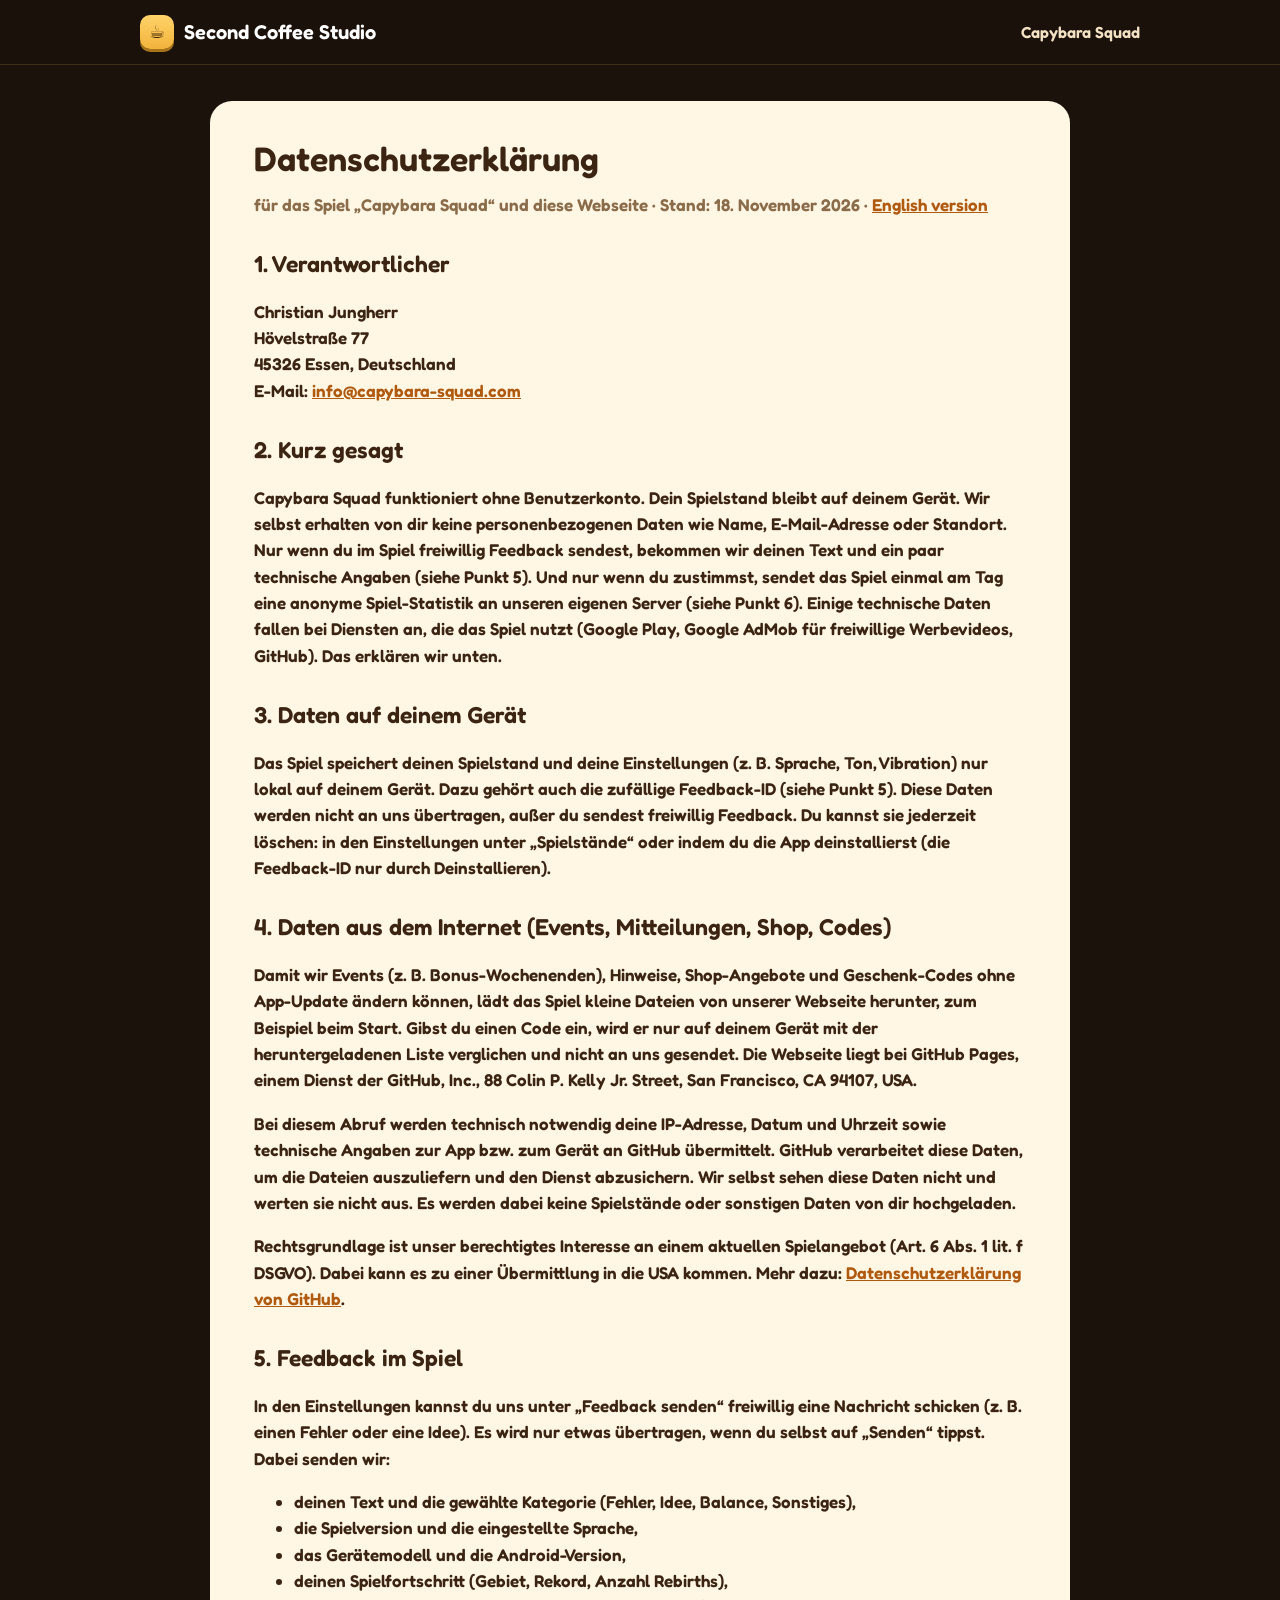
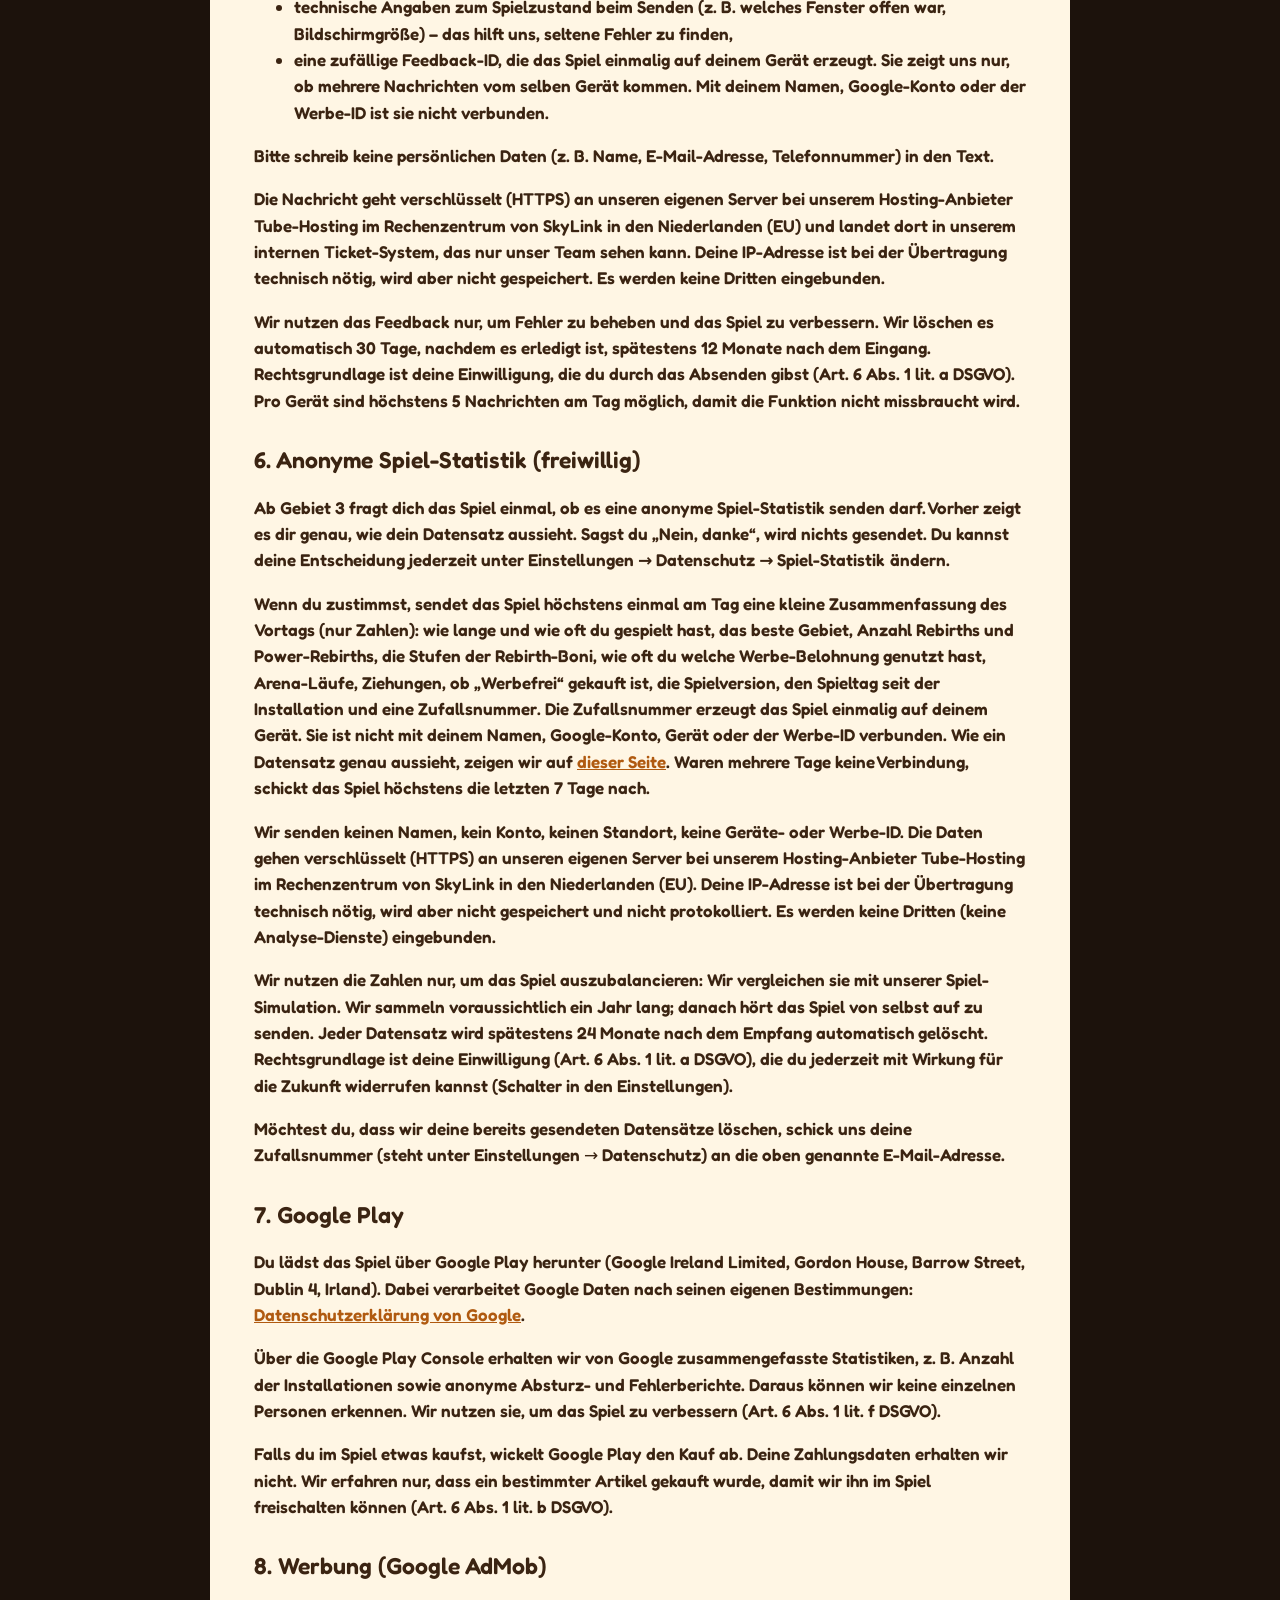
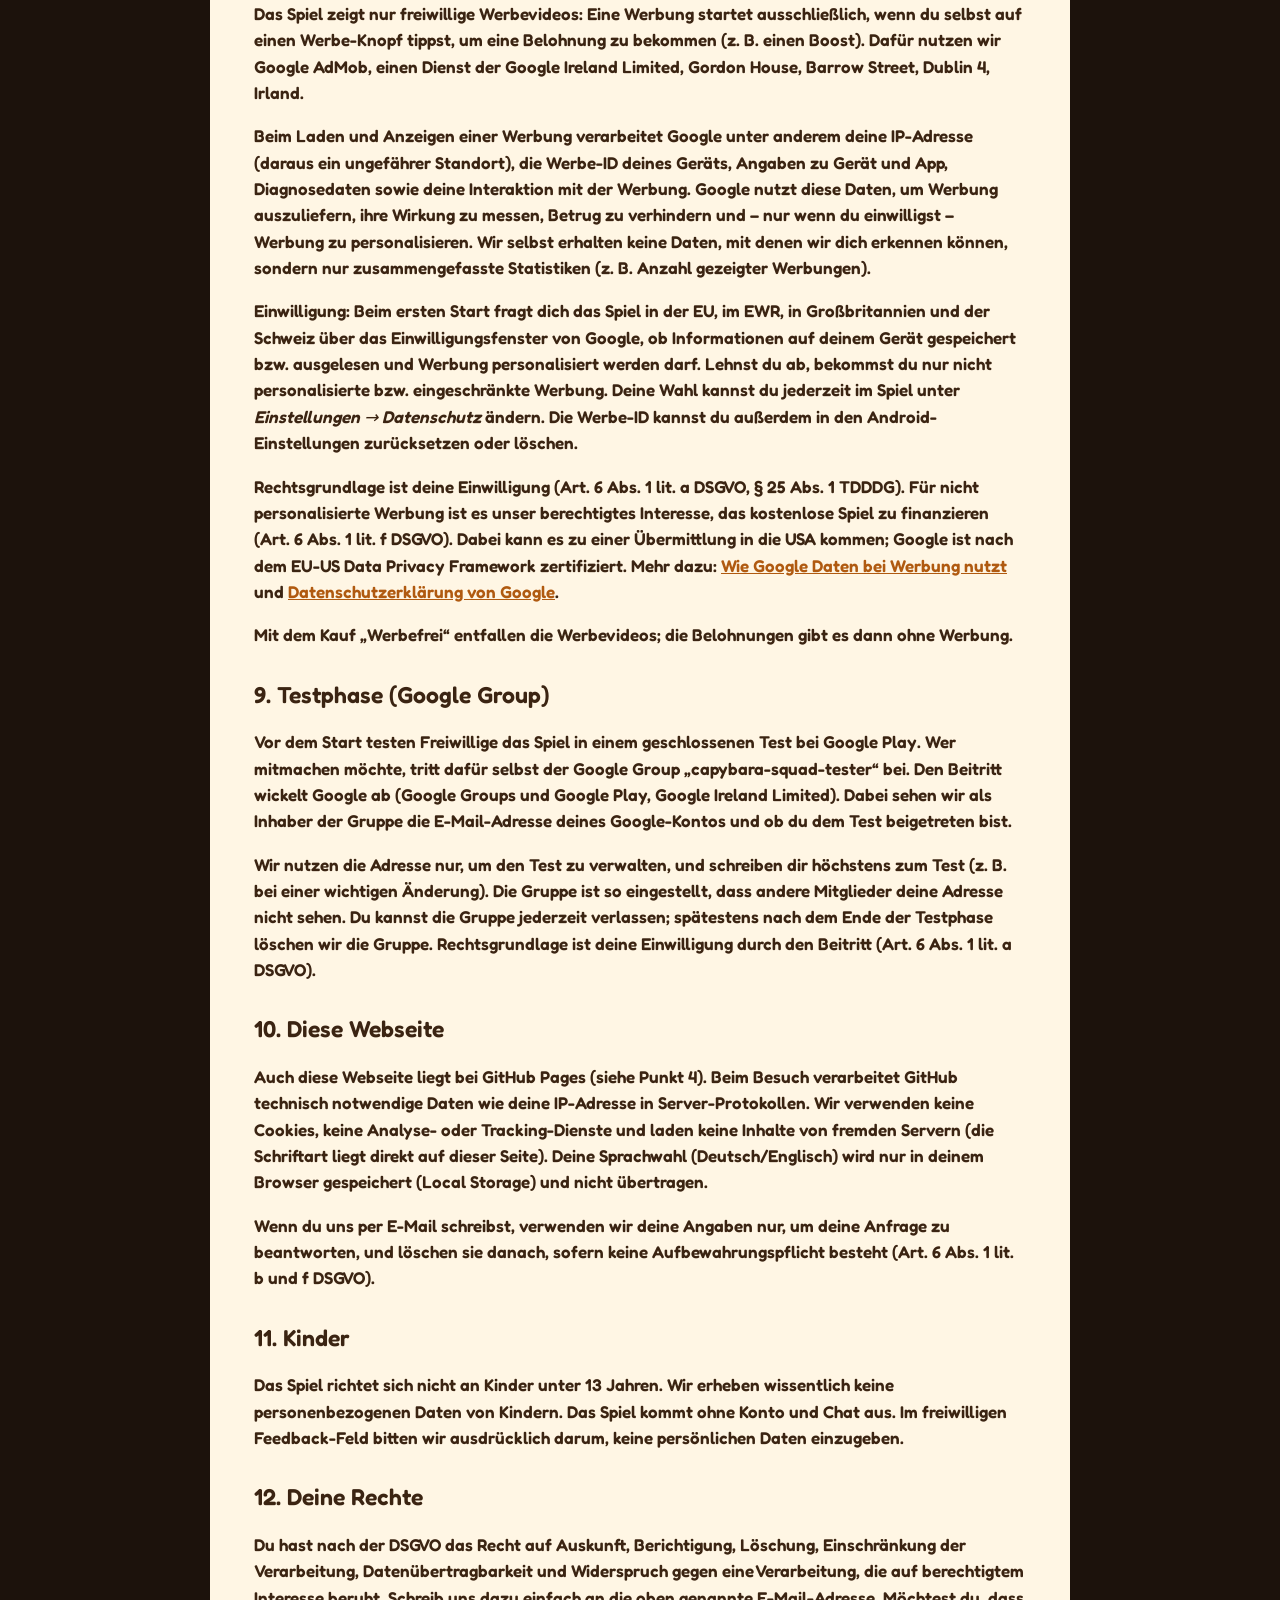
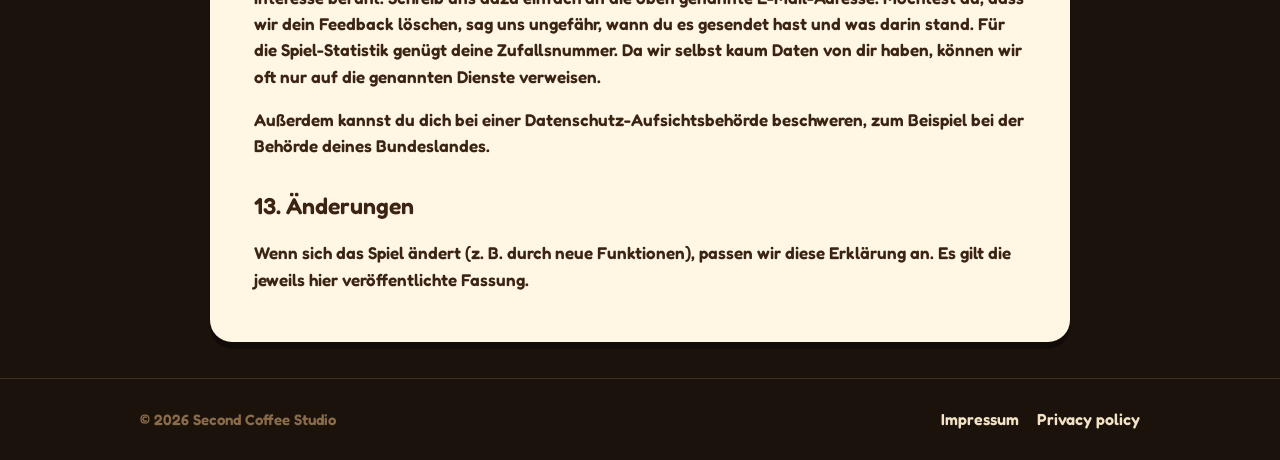
<file: datenschutz.html>
<!doctype html>
<html lang="de">
<head>
<meta charset="utf-8">
<meta name="viewport" content="width=device-width,initial-scale=1">
<title>Datenschutzerklärung – Second Coffee Studio</title>
<link rel="icon" href="img/capy.png">
<link rel="stylesheet" href="style.css">
</head>
<body>
<header class="top"><div class="wrap"><a class="logo" href="index.html"><span class="cup">☕</span>Second Coffee Studio</a>
<nav><a href="index.html">Capybara Squad</a></nav></div></header>
<main class="legal">
<h1>Datenschutzerklärung</h1>
<p class="stand">für das Spiel „Capybara Squad“ und diese Webseite · Stand: 18. November 2026 · <a href="privacy.html">English version</a></p>

<h2>1. Verantwortlicher</h2>
<p>Christian Jungherr<br>Hövelstraße 77<br>45326 Essen, Deutschland<br>
E-Mail: <a href="mailto:info@capybara-squad.com">info@capybara-squad.com</a></p>

<h2>2. Kurz gesagt</h2>
<p>Capybara Squad funktioniert ohne Benutzerkonto. Dein Spielstand bleibt auf deinem Gerät. Wir selbst erhalten von dir keine personenbezogenen Daten wie Name, E-Mail-Adresse oder Standort. Nur wenn du im Spiel freiwillig Feedback sendest, bekommen wir deinen Text und ein paar technische Angaben (siehe Punkt 5). Und nur wenn du zustimmst, sendet das Spiel einmal am Tag eine anonyme Spiel-Statistik an unseren eigenen Server (siehe Punkt 6). Einige technische Daten fallen bei Diensten an, die das Spiel nutzt (Google Play, Google AdMob für freiwillige Werbevideos, GitHub). Das erklären wir unten.</p>

<h2>3. Daten auf deinem Gerät</h2>
<p>Das Spiel speichert deinen Spielstand und deine Einstellungen (z. B. Sprache, Ton, Vibration) nur lokal auf deinem Gerät. Dazu gehört auch die zufällige Feedback-ID (siehe Punkt 5). Diese Daten werden nicht an uns übertragen, außer du sendest freiwillig Feedback. Du kannst sie jederzeit löschen: in den Einstellungen unter „Spielstände“ oder indem du die App deinstallierst (die Feedback-ID nur durch Deinstallieren).</p>

<h2>4. Daten aus dem Internet (Events, Mitteilungen, Shop, Codes)</h2>
<p>Damit wir Events (z. B. Bonus-Wochenenden), Hinweise, Shop-Angebote und Geschenk-Codes ohne App-Update ändern können, lädt das Spiel kleine Dateien von unserer Webseite herunter, zum Beispiel beim Start. Gibst du einen Code ein, wird er nur auf deinem Gerät mit der heruntergeladenen Liste verglichen und nicht an uns gesendet. Die Webseite liegt bei GitHub Pages, einem Dienst der GitHub, Inc., 88 Colin P. Kelly Jr. Street, San Francisco, CA 94107, USA.</p>
<p>Bei diesem Abruf werden technisch notwendig deine IP-Adresse, Datum und Uhrzeit sowie technische Angaben zur App bzw. zum Gerät an GitHub übermittelt. GitHub verarbeitet diese Daten, um die Dateien auszuliefern und den Dienst abzusichern. Wir selbst sehen diese Daten nicht und werten sie nicht aus. Es werden dabei keine Spielstände oder sonstigen Daten von dir hochgeladen.</p>
<p>Rechtsgrundlage ist unser berechtigtes Interesse an einem aktuellen Spielangebot (Art. 6 Abs. 1 lit. f DSGVO). Dabei kann es zu einer Übermittlung in die USA kommen. Mehr dazu: <a href="https://docs.github.com/de/site-policy/privacy-policies/github-general-privacy-statement">Datenschutzerklärung von GitHub</a>.</p>

<h2>5. Feedback im Spiel</h2>
<p>In den Einstellungen kannst du uns unter „Feedback senden“ freiwillig eine Nachricht schicken (z. B. einen Fehler oder eine Idee). Es wird nur etwas übertragen, wenn du selbst auf „Senden“ tippst. Dabei senden wir:</p>
<ul>
<li>deinen Text und die gewählte Kategorie (Fehler, Idee, Balance, Sonstiges),</li>
<li>die Spielversion und die eingestellte Sprache,</li>
<li>das Gerätemodell und die Android-Version,</li>
<li>deinen Spielfortschritt (Gebiet, Rekord, Anzahl Rebirths),</li>
<li>technische Angaben zum Spielzustand beim Senden (z. B. welches Fenster offen war, Bildschirmgröße) – das hilft uns, seltene Fehler zu finden,</li>
<li>eine zufällige Feedback-ID, die das Spiel einmalig auf deinem Gerät erzeugt. Sie zeigt uns nur, ob mehrere Nachrichten vom selben Gerät kommen. Mit deinem Namen, Google-Konto oder der Werbe-ID ist sie nicht verbunden.</li>
</ul>
<p>Bitte schreib keine persönlichen Daten (z. B. Name, E-Mail-Adresse, Telefonnummer) in den Text.</p>
<p>Die Nachricht geht verschlüsselt (HTTPS) an unseren eigenen Server bei unserem Hosting-Anbieter Tube-Hosting im Rechenzentrum von SkyLink in den Niederlanden (EU) und landet dort in unserem internen Ticket-System, das nur unser Team sehen kann. Deine IP-Adresse ist bei der Übertragung technisch nötig, wird aber nicht gespeichert. Es werden keine Dritten eingebunden.</p>
<p>Wir nutzen das Feedback nur, um Fehler zu beheben und das Spiel zu verbessern. Wir löschen es automatisch 30 Tage, nachdem es erledigt ist, spätestens 12 Monate nach dem Eingang. Rechtsgrundlage ist deine Einwilligung, die du durch das Absenden gibst (Art. 6 Abs. 1 lit. a DSGVO). Pro Gerät sind höchstens 5 Nachrichten am Tag möglich, damit die Funktion nicht missbraucht wird.</p>

<h2>6. Anonyme Spiel-Statistik (freiwillig)</h2>
<p>Ab Gebiet 3 fragt dich das Spiel einmal, ob es eine anonyme Spiel-Statistik senden darf. Vorher zeigt es dir genau, wie dein Datensatz aussieht. Sagst du „Nein, danke“, wird nichts gesendet. Du kannst deine Entscheidung jederzeit unter <strong>Einstellungen → Datenschutz → Spiel-Statistik</strong> ändern.</p>
<p>Wenn du zustimmst, sendet das Spiel höchstens einmal am Tag eine kleine Zusammenfassung des Vortags (nur Zahlen): wie lange und wie oft du gespielt hast, das beste Gebiet, Anzahl Rebirths und Power-Rebirths, die Stufen der Rebirth-Boni, wie oft du welche Werbe-Belohnung genutzt hast, Arena-Läufe, Ziehungen, ob „Werbefrei“ gekauft ist, die Spielversion, den Spieltag seit der Installation und eine <strong>Zufallsnummer</strong>. Die Zufallsnummer erzeugt das Spiel einmalig auf deinem Gerät. Sie ist nicht mit deinem Namen, Google-Konto, Gerät oder der Werbe-ID verbunden. Wie ein Datensatz genau aussieht, zeigen wir auf <a href="daten.html">dieser Seite</a>. Waren mehrere Tage keine Verbindung, schickt das Spiel höchstens die letzten 7 Tage nach.</p>
<p>Wir senden <strong>keinen</strong> Namen, kein Konto, keinen Standort, keine Geräte- oder Werbe-ID. Die Daten gehen verschlüsselt (HTTPS) an unseren eigenen Server bei unserem Hosting-Anbieter Tube-Hosting im Rechenzentrum von SkyLink in den Niederlanden (EU). Deine IP-Adresse ist bei der Übertragung technisch nötig, wird aber nicht gespeichert und nicht protokolliert. Es werden keine Dritten (keine Analyse-Dienste) eingebunden.</p>
<p>Wir nutzen die Zahlen nur, um das Spiel auszubalancieren: Wir vergleichen sie mit unserer Spiel-Simulation. Wir sammeln voraussichtlich ein Jahr lang; danach hört das Spiel von selbst auf zu senden. Jeder Datensatz wird spätestens 24 Monate nach dem Empfang automatisch gelöscht. Rechtsgrundlage ist deine Einwilligung (Art. 6 Abs. 1 lit. a DSGVO), die du jederzeit mit Wirkung für die Zukunft widerrufen kannst (Schalter in den Einstellungen).</p>
<p>Möchtest du, dass wir deine bereits gesendeten Datensätze löschen, schick uns deine Zufallsnummer (steht unter Einstellungen → Datenschutz) an die oben genannte E-Mail-Adresse.</p>

<h2>7. Google Play</h2>
<p>Du lädst das Spiel über Google Play herunter (Google Ireland Limited, Gordon House, Barrow Street, Dublin 4, Irland). Dabei verarbeitet Google Daten nach seinen eigenen Bestimmungen: <a href="https://policies.google.com/privacy?hl=de">Datenschutzerklärung von Google</a>.</p>
<p>Über die Google Play Console erhalten wir von Google zusammengefasste Statistiken, z. B. Anzahl der Installationen sowie anonyme Absturz- und Fehlerberichte. Daraus können wir keine einzelnen Personen erkennen. Wir nutzen sie, um das Spiel zu verbessern (Art. 6 Abs. 1 lit. f DSGVO).</p>
<p>Falls du im Spiel etwas kaufst, wickelt Google Play den Kauf ab. Deine Zahlungsdaten erhalten wir nicht. Wir erfahren nur, dass ein bestimmter Artikel gekauft wurde, damit wir ihn im Spiel freischalten können (Art. 6 Abs. 1 lit. b DSGVO).</p>

<h2>8. Werbung (Google AdMob)</h2>
<p>Das Spiel zeigt nur freiwillige Werbevideos: Eine Werbung startet ausschließlich, wenn du selbst auf einen Werbe-Knopf tippst, um eine Belohnung zu bekommen (z. B. einen Boost). Dafür nutzen wir Google AdMob, einen Dienst der Google Ireland Limited, Gordon House, Barrow Street, Dublin 4, Irland.</p>
<p>Beim Laden und Anzeigen einer Werbung verarbeitet Google unter anderem deine IP-Adresse (daraus ein ungefährer Standort), die Werbe-ID deines Geräts, Angaben zu Gerät und App, Diagnosedaten sowie deine Interaktion mit der Werbung. Google nutzt diese Daten, um Werbung auszuliefern, ihre Wirkung zu messen, Betrug zu verhindern und – nur wenn du einwilligst – Werbung zu personalisieren. Wir selbst erhalten keine Daten, mit denen wir dich erkennen können, sondern nur zusammengefasste Statistiken (z. B. Anzahl gezeigter Werbungen).</p>
<p><strong>Einwilligung:</strong> Beim ersten Start fragt dich das Spiel in der EU, im EWR, in Großbritannien und der Schweiz über das Einwilligungsfenster von Google, ob Informationen auf deinem Gerät gespeichert bzw. ausgelesen und Werbung personalisiert werden darf. Lehnst du ab, bekommst du nur nicht personalisierte bzw. eingeschränkte Werbung. Deine Wahl kannst du jederzeit im Spiel unter <em>Einstellungen → Datenschutz</em> ändern. Die Werbe-ID kannst du außerdem in den Android-Einstellungen zurücksetzen oder löschen.</p>
<p>Rechtsgrundlage ist deine Einwilligung (Art. 6 Abs. 1 lit. a DSGVO, § 25 Abs. 1 TDDDG). Für nicht personalisierte Werbung ist es unser berechtigtes Interesse, das kostenlose Spiel zu finanzieren (Art. 6 Abs. 1 lit. f DSGVO). Dabei kann es zu einer Übermittlung in die USA kommen; Google ist nach dem EU-US Data Privacy Framework zertifiziert. Mehr dazu: <a href="https://policies.google.com/technologies/ads?hl=de">Wie Google Daten bei Werbung nutzt</a> und <a href="https://policies.google.com/privacy?hl=de">Datenschutzerklärung von Google</a>.</p>
<p>Mit dem Kauf „Werbefrei“ entfallen die Werbevideos; die Belohnungen gibt es dann ohne Werbung.</p>

<h2>9. Testphase (Google Group)</h2>
<p>Vor dem Start testen Freiwillige das Spiel in einem geschlossenen Test bei Google Play. Wer mitmachen möchte, tritt dafür selbst der Google Group „capybara-squad-tester“ bei. Den Beitritt wickelt Google ab (Google Groups und Google Play, Google Ireland Limited). Dabei sehen wir als Inhaber der Gruppe die E-Mail-Adresse deines Google-Kontos und ob du dem Test beigetreten bist.</p>
<p>Wir nutzen die Adresse nur, um den Test zu verwalten, und schreiben dir höchstens zum Test (z. B. bei einer wichtigen Änderung). Die Gruppe ist so eingestellt, dass andere Mitglieder deine Adresse nicht sehen. Du kannst die Gruppe jederzeit verlassen; spätestens nach dem Ende der Testphase löschen wir die Gruppe. Rechtsgrundlage ist deine Einwilligung durch den Beitritt (Art. 6 Abs. 1 lit. a DSGVO).</p>

<h2>10. Diese Webseite</h2>
<p>Auch diese Webseite liegt bei GitHub Pages (siehe Punkt 4). Beim Besuch verarbeitet GitHub technisch notwendige Daten wie deine IP-Adresse in Server-Protokollen. Wir verwenden keine Cookies, keine Analyse- oder Tracking-Dienste und laden keine Inhalte von fremden Servern (die Schriftart liegt direkt auf dieser Seite). Deine Sprachwahl (Deutsch/Englisch) wird nur in deinem Browser gespeichert (Local Storage) und nicht übertragen.</p>
<p>Wenn du uns per E-Mail schreibst, verwenden wir deine Angaben nur, um deine Anfrage zu beantworten, und löschen sie danach, sofern keine Aufbewahrungspflicht besteht (Art. 6 Abs. 1 lit. b und f DSGVO).</p>

<h2>11. Kinder</h2>
<p>Das Spiel richtet sich nicht an Kinder unter 13 Jahren. Wir erheben wissentlich keine personenbezogenen Daten von Kindern. Das Spiel kommt ohne Konto und Chat aus. Im freiwilligen Feedback-Feld bitten wir ausdrücklich darum, keine persönlichen Daten einzugeben.</p>

<h2>12. Deine Rechte</h2>
<p>Du hast nach der DSGVO das Recht auf Auskunft, Berichtigung, Löschung, Einschränkung der Verarbeitung, Datenübertragbarkeit und Widerspruch gegen eine Verarbeitung, die auf berechtigtem Interesse beruht. Schreib uns dazu einfach an die oben genannte E-Mail-Adresse. Möchtest du, dass wir dein Feedback löschen, sag uns ungefähr, wann du es gesendet hast und was darin stand. Für die Spiel-Statistik genügt deine Zufallsnummer. Da wir selbst kaum Daten von dir haben, können wir oft nur auf die genannten Dienste verweisen.</p>
<p>Außerdem kannst du dich bei einer Datenschutz-Aufsichtsbehörde beschweren, zum Beispiel bei der Behörde deines Bundeslandes.</p>

<h2>13. Änderungen</h2>
<p>Wenn sich das Spiel ändert (z. B. durch neue Funktionen), passen wir diese Erklärung an. Es gilt die jeweils hier veröffentlichte Fassung.</p>
</main>
<footer><div class="wrap"><span>© 2026 Second Coffee Studio</span><nav><a href="impressum.html">Impressum</a><a href="privacy.html">Privacy policy</a></nav></div></footer>
</body></html>
</file>
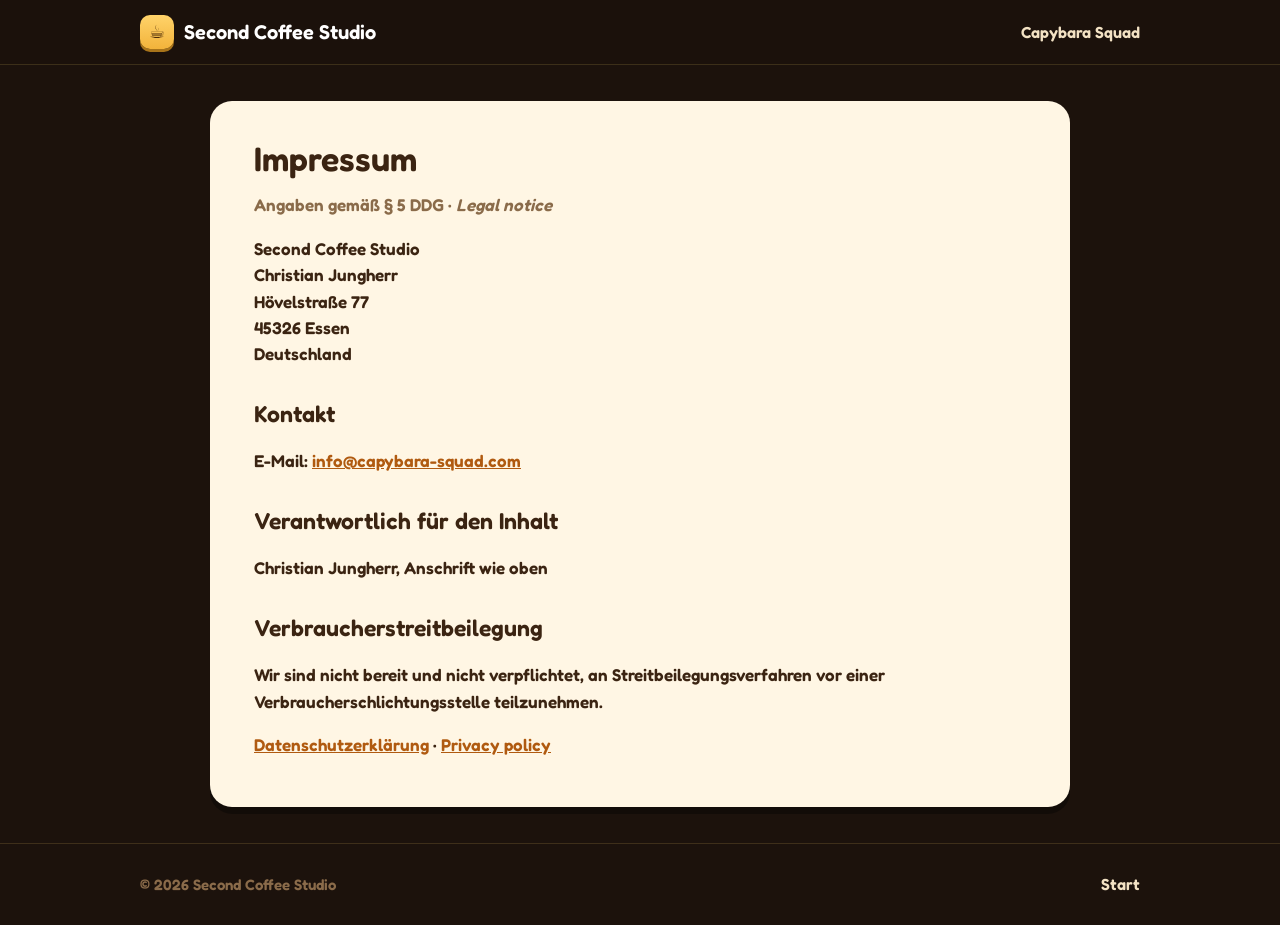
<file: impressum.html>
<!doctype html>
<html lang="de">
<head>
<meta charset="utf-8">
<meta name="viewport" content="width=device-width,initial-scale=1">
<title>Impressum – Second Coffee Studio</title>
<link rel="icon" href="img/capy.png">
<link rel="stylesheet" href="style.css">
</head>
<body>
<header class="top"><div class="wrap"><a class="logo" href="index.html"><span class="cup">☕</span>Second Coffee Studio</a>
<nav><a href="index.html">Capybara Squad</a></nav></div></header>
<main class="legal">
<h1>Impressum</h1>
<p class="stand">Angaben gemäß § 5 DDG · <em>Legal notice</em></p>
<p><strong>Second Coffee Studio</strong><br>
Christian Jungherr<br>
Hövelstraße 77<br>
45326 Essen<br>
Deutschland</p>
<h2>Kontakt</h2>
<p>E-Mail: <a href="mailto:info@capybara-squad.com">info@capybara-squad.com</a></p>
<h2>Verantwortlich für den Inhalt</h2>
<p>Christian Jungherr, Anschrift wie oben</p>
<h2>Verbraucherstreitbeilegung</h2>
<p>Wir sind nicht bereit und nicht verpflichtet, an Streitbeilegungsverfahren vor einer Verbraucherschlichtungsstelle teilzunehmen.</p>
<p><a href="datenschutz.html">Datenschutzerklärung</a> · <a href="privacy.html">Privacy policy</a></p>
</main>
<footer><div class="wrap"><span>© 2026 Second Coffee Studio</span><nav><a href="index.html">Start</a></nav></div></footer>
</body></html>
</file>
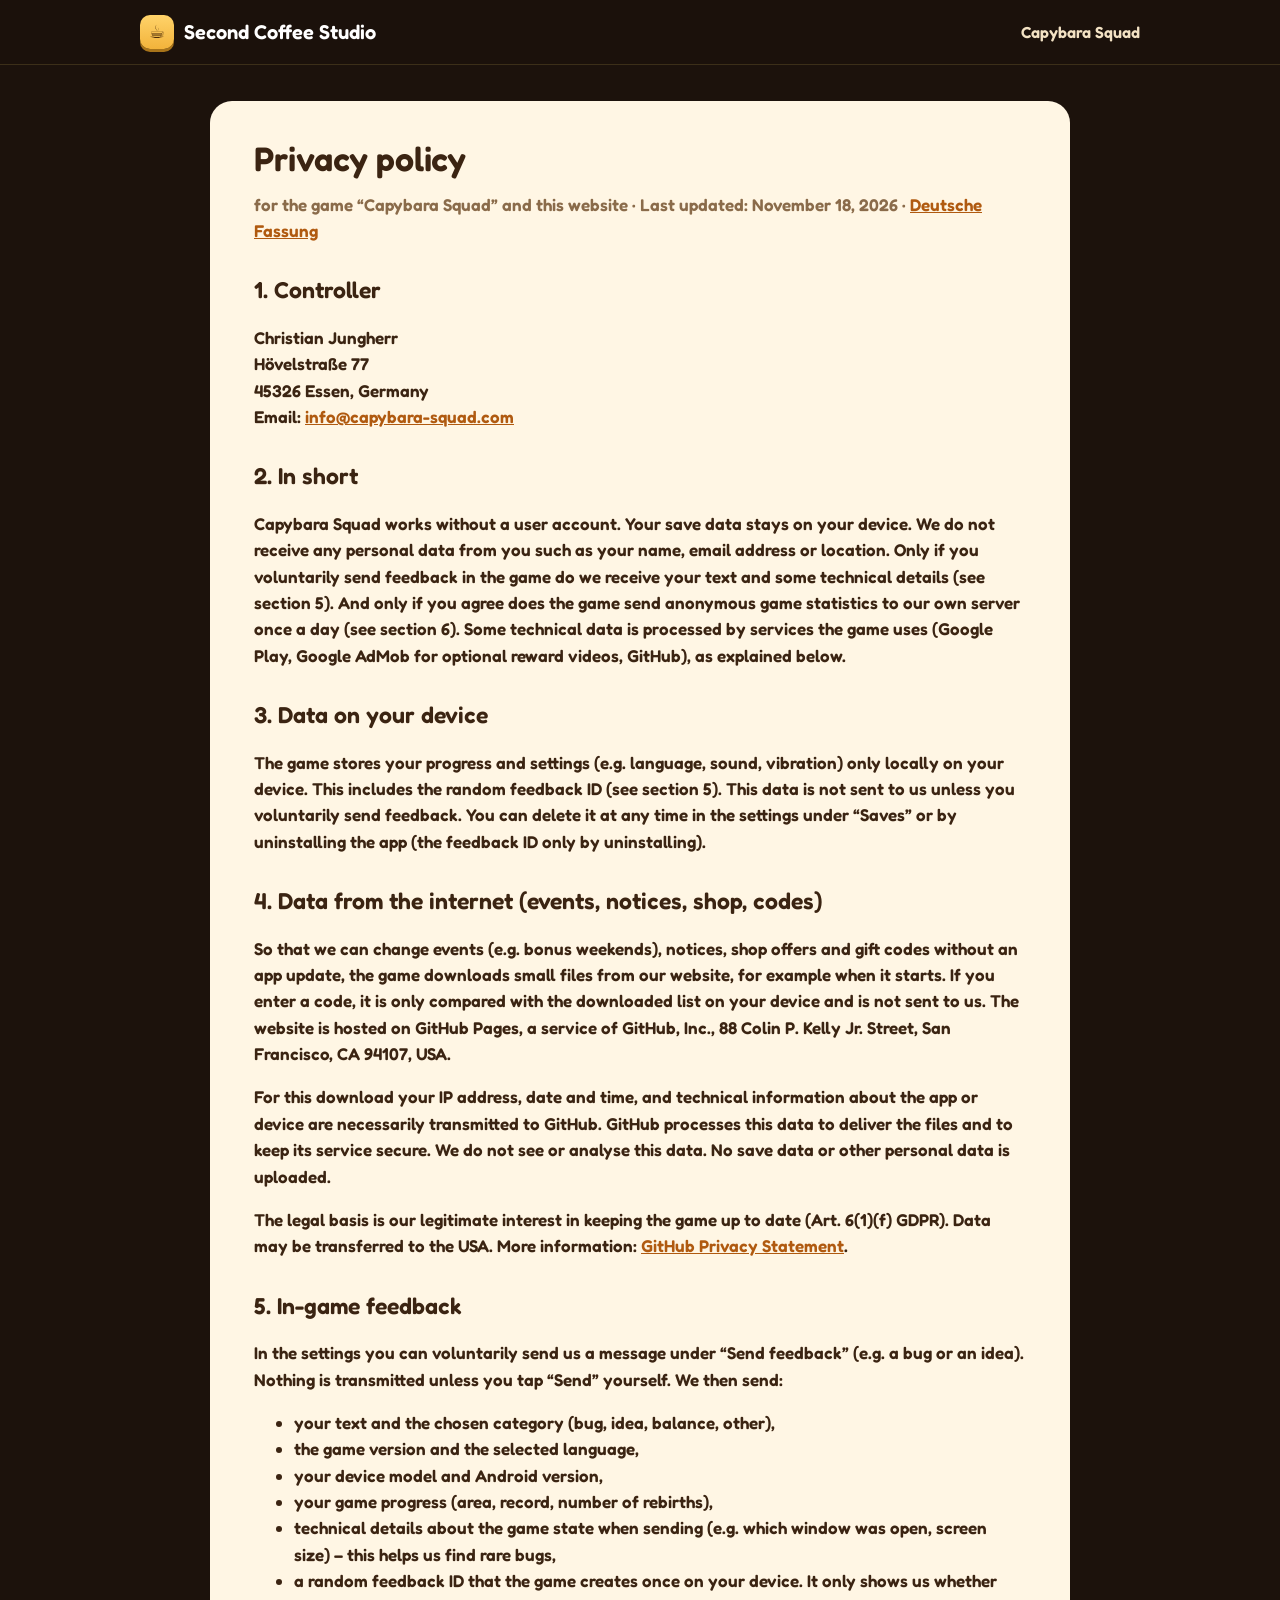
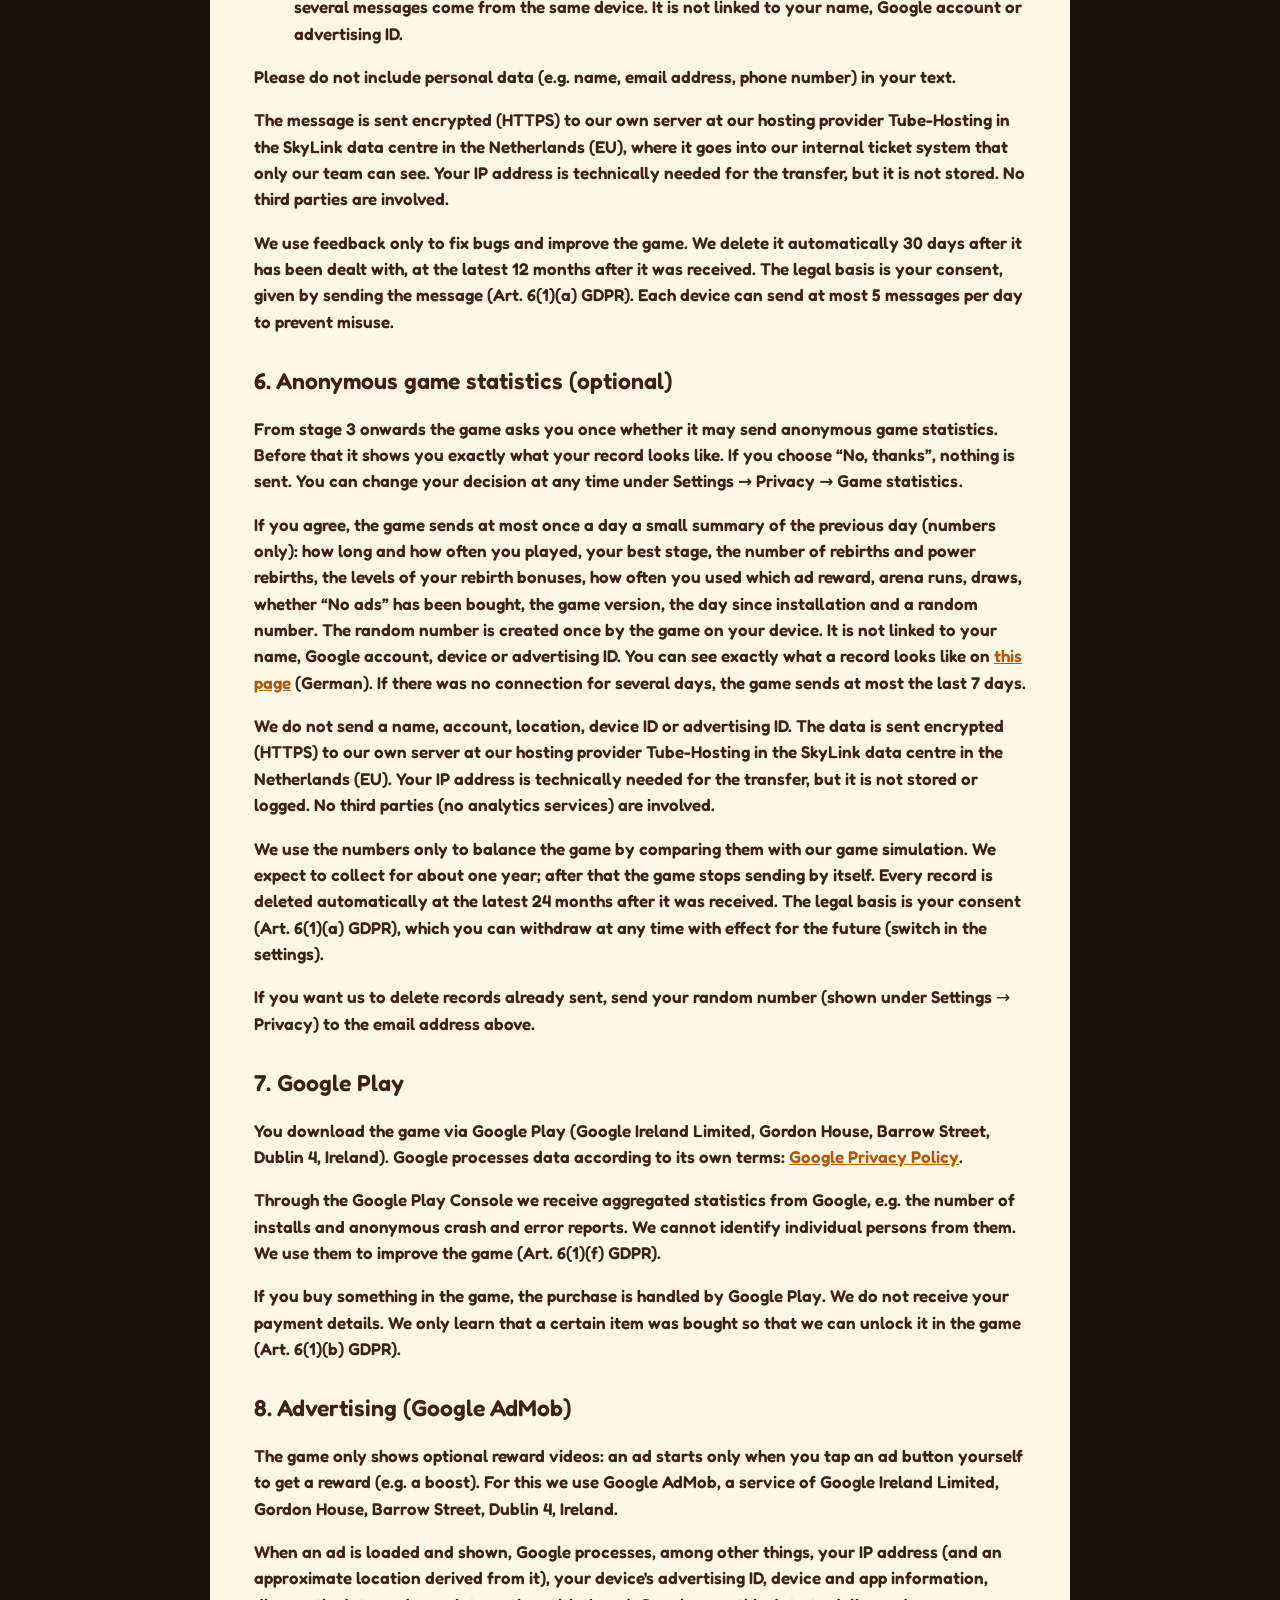
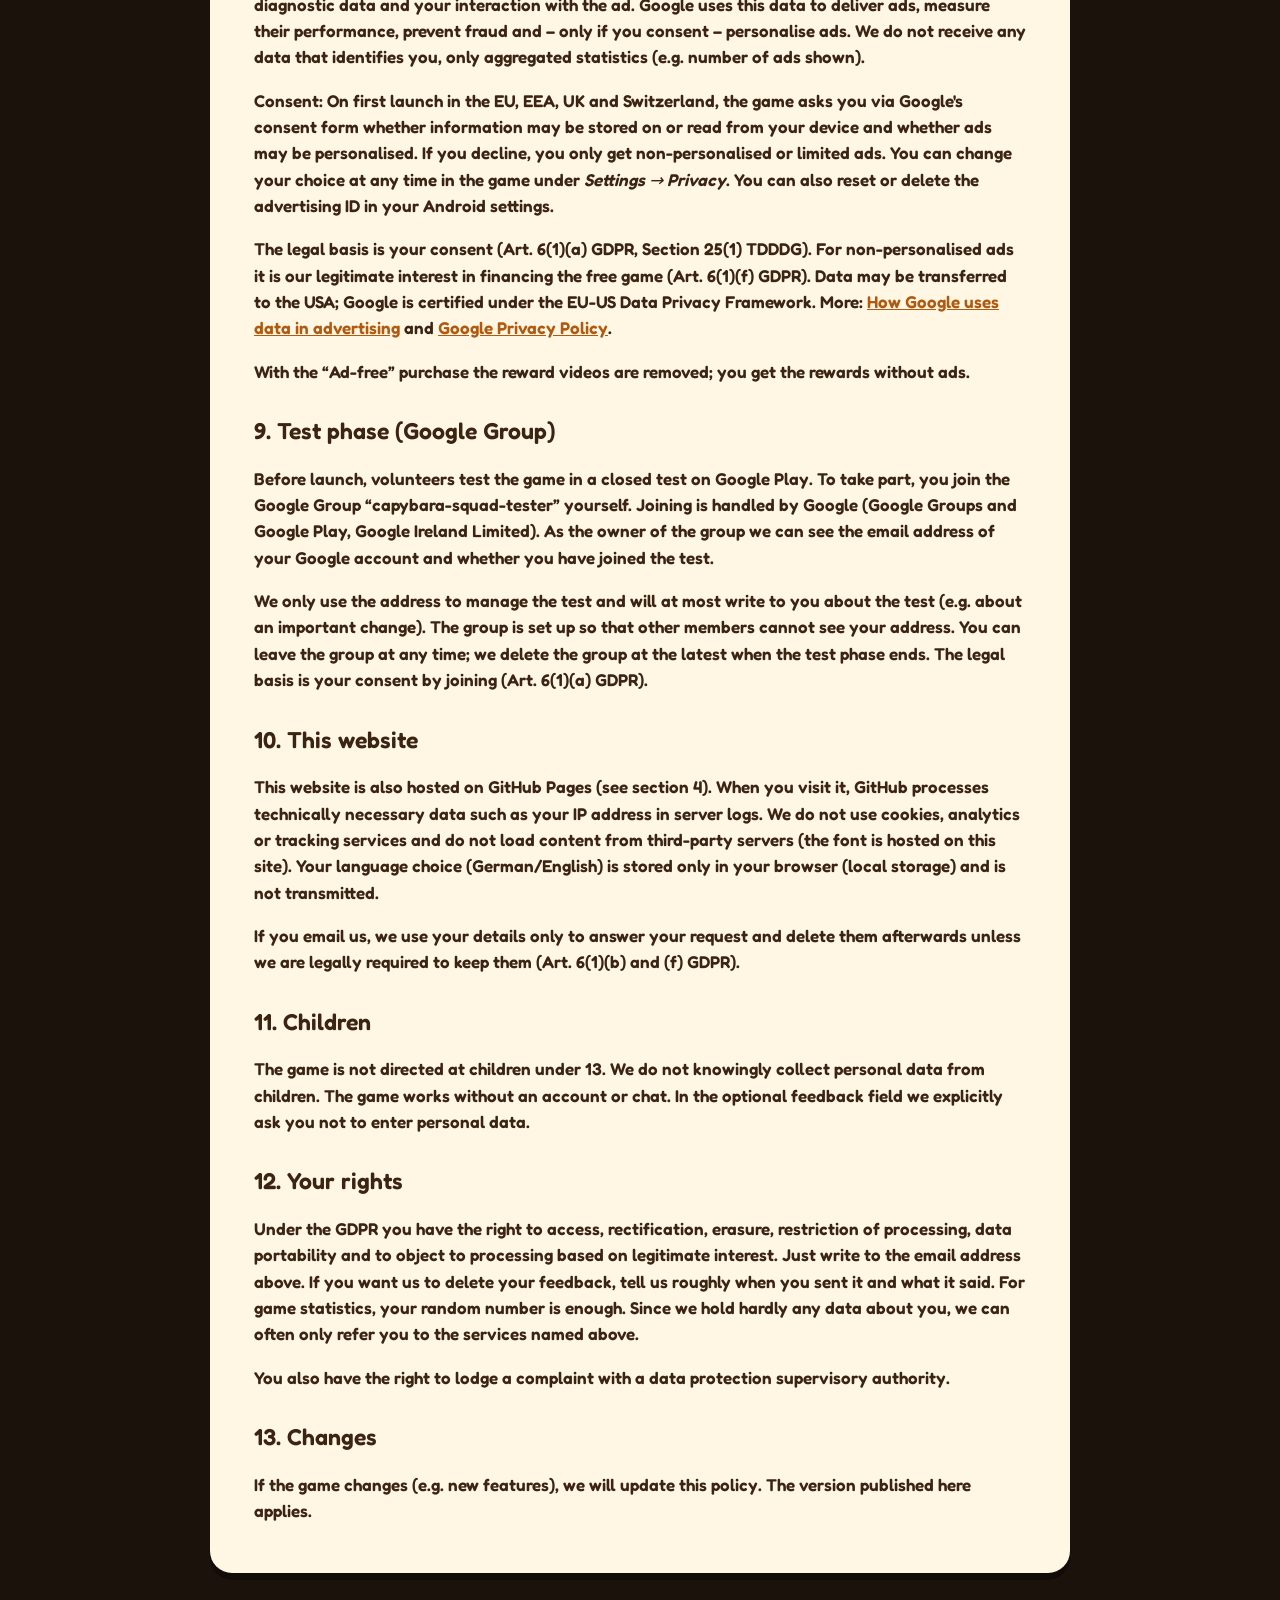
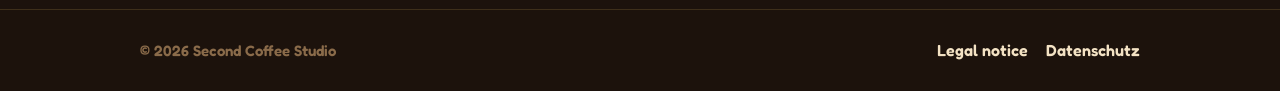
<file: privacy.html>
<!doctype html>
<html lang="en">
<head>
<meta charset="utf-8">
<meta name="viewport" content="width=device-width,initial-scale=1">
<title>Privacy policy – Second Coffee Studio</title>
<link rel="icon" href="img/capy.png">
<link rel="stylesheet" href="style.css">
</head>
<body>
<header class="top"><div class="wrap"><a class="logo" href="index.html"><span class="cup">☕</span>Second Coffee Studio</a>
<nav><a href="index.html">Capybara Squad</a></nav></div></header>
<main class="legal">
<h1>Privacy policy</h1>
<p class="stand">for the game “Capybara Squad” and this website · Last updated: November 18, 2026 · <a href="datenschutz.html">Deutsche Fassung</a></p>

<h2>1. Controller</h2>
<p>Christian Jungherr<br>Hövelstraße 77<br>45326 Essen, Germany<br>
Email: <a href="mailto:info@capybara-squad.com">info@capybara-squad.com</a></p>

<h2>2. In short</h2>
<p>Capybara Squad works without a user account. Your save data stays on your device. We do not receive any personal data from you such as your name, email address or location. Only if you voluntarily send feedback in the game do we receive your text and some technical details (see section 5). And only if you agree does the game send anonymous game statistics to our own server once a day (see section 6). Some technical data is processed by services the game uses (Google Play, Google AdMob for optional reward videos, GitHub), as explained below.</p>

<h2>3. Data on your device</h2>
<p>The game stores your progress and settings (e.g. language, sound, vibration) only locally on your device. This includes the random feedback ID (see section 5). This data is not sent to us unless you voluntarily send feedback. You can delete it at any time in the settings under “Saves” or by uninstalling the app (the feedback ID only by uninstalling).</p>

<h2>4. Data from the internet (events, notices, shop, codes)</h2>
<p>So that we can change events (e.g. bonus weekends), notices, shop offers and gift codes without an app update, the game downloads small files from our website, for example when it starts. If you enter a code, it is only compared with the downloaded list on your device and is not sent to us. The website is hosted on GitHub Pages, a service of GitHub, Inc., 88 Colin P. Kelly Jr. Street, San Francisco, CA 94107, USA.</p>
<p>For this download your IP address, date and time, and technical information about the app or device are necessarily transmitted to GitHub. GitHub processes this data to deliver the files and to keep its service secure. We do not see or analyse this data. No save data or other personal data is uploaded.</p>
<p>The legal basis is our legitimate interest in keeping the game up to date (Art. 6(1)(f) GDPR). Data may be transferred to the USA. More information: <a href="https://docs.github.com/en/site-policy/privacy-policies/github-general-privacy-statement">GitHub Privacy Statement</a>.</p>

<h2>5. In-game feedback</h2>
<p>In the settings you can voluntarily send us a message under “Send feedback” (e.g. a bug or an idea). Nothing is transmitted unless you tap “Send” yourself. We then send:</p>
<ul>
<li>your text and the chosen category (bug, idea, balance, other),</li>
<li>the game version and the selected language,</li>
<li>your device model and Android version,</li>
<li>your game progress (area, record, number of rebirths),</li>
<li>technical details about the game state when sending (e.g. which window was open, screen size) – this helps us find rare bugs,</li>
<li>a random feedback ID that the game creates once on your device. It only shows us whether several messages come from the same device. It is not linked to your name, Google account or advertising ID.</li>
</ul>
<p>Please do not include personal data (e.g. name, email address, phone number) in your text.</p>
<p>The message is sent encrypted (HTTPS) to our own server at our hosting provider Tube-Hosting in the SkyLink data centre in the Netherlands (EU), where it goes into our internal ticket system that only our team can see. Your IP address is technically needed for the transfer, but it is not stored. No third parties are involved.</p>
<p>We use feedback only to fix bugs and improve the game. We delete it automatically 30 days after it has been dealt with, at the latest 12 months after it was received. The legal basis is your consent, given by sending the message (Art. 6(1)(a) GDPR). Each device can send at most 5 messages per day to prevent misuse.</p>

<h2>6. Anonymous game statistics (optional)</h2>
<p>From stage 3 onwards the game asks you once whether it may send anonymous game statistics. Before that it shows you exactly what your record looks like. If you choose “No, thanks”, nothing is sent. You can change your decision at any time under <strong>Settings → Privacy → Game statistics</strong>.</p>
<p>If you agree, the game sends at most once a day a small summary of the previous day (numbers only): how long and how often you played, your best stage, the number of rebirths and power rebirths, the levels of your rebirth bonuses, how often you used which ad reward, arena runs, draws, whether “No ads” has been bought, the game version, the day since installation and a <strong>random number</strong>. The random number is created once by the game on your device. It is not linked to your name, Google account, device or advertising ID. You can see exactly what a record looks like on <a href="daten.html">this page</a> (German). If there was no connection for several days, the game sends at most the last 7 days.</p>
<p>We do <strong>not</strong> send a name, account, location, device ID or advertising ID. The data is sent encrypted (HTTPS) to our own server at our hosting provider Tube-Hosting in the SkyLink data centre in the Netherlands (EU). Your IP address is technically needed for the transfer, but it is not stored or logged. No third parties (no analytics services) are involved.</p>
<p>We use the numbers only to balance the game by comparing them with our game simulation. We expect to collect for about one year; after that the game stops sending by itself. Every record is deleted automatically at the latest 24 months after it was received. The legal basis is your consent (Art. 6(1)(a) GDPR), which you can withdraw at any time with effect for the future (switch in the settings).</p>
<p>If you want us to delete records already sent, send your random number (shown under Settings → Privacy) to the email address above.</p>

<h2>7. Google Play</h2>
<p>You download the game via Google Play (Google Ireland Limited, Gordon House, Barrow Street, Dublin 4, Ireland). Google processes data according to its own terms: <a href="https://policies.google.com/privacy?hl=en">Google Privacy Policy</a>.</p>
<p>Through the Google Play Console we receive aggregated statistics from Google, e.g. the number of installs and anonymous crash and error reports. We cannot identify individual persons from them. We use them to improve the game (Art. 6(1)(f) GDPR).</p>
<p>If you buy something in the game, the purchase is handled by Google Play. We do not receive your payment details. We only learn that a certain item was bought so that we can unlock it in the game (Art. 6(1)(b) GDPR).</p>

<h2>8. Advertising (Google AdMob)</h2>
<p>The game only shows optional reward videos: an ad starts only when you tap an ad button yourself to get a reward (e.g. a boost). For this we use Google AdMob, a service of Google Ireland Limited, Gordon House, Barrow Street, Dublin 4, Ireland.</p>
<p>When an ad is loaded and shown, Google processes, among other things, your IP address (and an approximate location derived from it), your device's advertising ID, device and app information, diagnostic data and your interaction with the ad. Google uses this data to deliver ads, measure their performance, prevent fraud and – only if you consent – personalise ads. We do not receive any data that identifies you, only aggregated statistics (e.g. number of ads shown).</p>
<p><strong>Consent:</strong> On first launch in the EU, EEA, UK and Switzerland, the game asks you via Google's consent form whether information may be stored on or read from your device and whether ads may be personalised. If you decline, you only get non-personalised or limited ads. You can change your choice at any time in the game under <em>Settings → Privacy</em>. You can also reset or delete the advertising ID in your Android settings.</p>
<p>The legal basis is your consent (Art. 6(1)(a) GDPR, Section 25(1) TDDDG). For non-personalised ads it is our legitimate interest in financing the free game (Art. 6(1)(f) GDPR). Data may be transferred to the USA; Google is certified under the EU-US Data Privacy Framework. More: <a href="https://policies.google.com/technologies/ads?hl=en">How Google uses data in advertising</a> and <a href="https://policies.google.com/privacy?hl=en">Google Privacy Policy</a>.</p>
<p>With the “Ad-free” purchase the reward videos are removed; you get the rewards without ads.</p>

<h2>9. Test phase (Google Group)</h2>
<p>Before launch, volunteers test the game in a closed test on Google Play. To take part, you join the Google Group “capybara-squad-tester” yourself. Joining is handled by Google (Google Groups and Google Play, Google Ireland Limited). As the owner of the group we can see the email address of your Google account and whether you have joined the test.</p>
<p>We only use the address to manage the test and will at most write to you about the test (e.g. about an important change). The group is set up so that other members cannot see your address. You can leave the group at any time; we delete the group at the latest when the test phase ends. The legal basis is your consent by joining (Art. 6(1)(a) GDPR).</p>

<h2>10. This website</h2>
<p>This website is also hosted on GitHub Pages (see section 4). When you visit it, GitHub processes technically necessary data such as your IP address in server logs. We do not use cookies, analytics or tracking services and do not load content from third-party servers (the font is hosted on this site). Your language choice (German/English) is stored only in your browser (local storage) and is not transmitted.</p>
<p>If you email us, we use your details only to answer your request and delete them afterwards unless we are legally required to keep them (Art. 6(1)(b) and (f) GDPR).</p>

<h2>11. Children</h2>
<p>The game is not directed at children under 13. We do not knowingly collect personal data from children. The game works without an account or chat. In the optional feedback field we explicitly ask you not to enter personal data.</p>

<h2>12. Your rights</h2>
<p>Under the GDPR you have the right to access, rectification, erasure, restriction of processing, data portability and to object to processing based on legitimate interest. Just write to the email address above. If you want us to delete your feedback, tell us roughly when you sent it and what it said. For game statistics, your random number is enough. Since we hold hardly any data about you, we can often only refer you to the services named above.</p>
<p>You also have the right to lodge a complaint with a data protection supervisory authority.</p>

<h2>13. Changes</h2>
<p>If the game changes (e.g. new features), we will update this policy. The version published here applies.</p>
</main>
<footer><div class="wrap"><span>© 2026 Second Coffee Studio</span><nav><a href="impressum.html">Legal notice</a><a href="datenschutz.html">Datenschutz</a></nav></div></footer>
</body></html>
</file>
<file: style.css>
@font-face{font-family:"Fredoka";src:url(img/fredoka.ttf) format("truetype");font-weight:300 700;font-display:swap}
:root{--bg:#1c120c;--bg2:#2c1c12;--card:#fff6e4;--ink:#3b2412;--muted:#8a6b4a;--gold:#f2b33b;--gold2:#ffd36a;--cream:#f3e2c4}
*{box-sizing:border-box}
html{scroll-behavior:smooth}
body{margin:0;background:var(--bg);color:var(--cream);font-family:"Fredoka",system-ui,sans-serif;font-size:18px;line-height:1.55}
a{color:var(--gold2)}
.wrap{max-width:1040px;margin:0 auto;padding:0 20px}
header.top{position:sticky;top:0;z-index:5;background:rgba(28,18,12,.92);backdrop-filter:blur(6px);border-bottom:1px solid rgba(255,211,106,.15)}
header.top .wrap{display:flex;align-items:center;gap:14px;height:64px}
.logo{display:flex;align-items:center;gap:10px;font-weight:600;font-size:20px;color:#fff;text-decoration:none}
.logo .cup{width:34px;height:34px;border-radius:10px;background:linear-gradient(#ffd36a,#f2b33b);display:grid;place-items:center;color:#4a2a08;font-size:18px;box-shadow:0 3px 0 #a8741a}
nav{margin-left:auto;display:flex;gap:18px;align-items:center}
nav a{color:var(--cream);text-decoration:none;font-size:16px}
nav a:hover{color:var(--gold2)}
.lang{display:flex;border:1px solid rgba(255,255,255,.2);border-radius:999px;overflow:hidden}
.lang button{background:none;border:0;color:var(--cream);font:inherit;font-size:14px;padding:4px 12px;cursor:pointer}
.lang button.on{background:var(--gold);color:#4a2a08}
.hero{background:radial-gradient(ellipse at 50% -20%,rgba(242,179,59,.35),transparent 60%),linear-gradient(var(--bg2),var(--bg));padding:56px 0 40px}
.hero .wrap{display:grid;grid-template-columns:1.1fr .9fr;gap:36px;align-items:center}
.hero h1{font-size:clamp(40px,7vw,68px);line-height:1;margin:0 0 14px;color:#fff;text-shadow:0 4px 0 #3a1f0a}
.hero p.sub{font-size:21px;margin:0 0 22px}
.hero img.banner{width:100%;border-radius:22px;box-shadow:0 10px 0 rgba(0,0,0,.4);border:4px solid var(--gold)}
.btn{display:inline-flex;align-items:center;gap:10px;background:linear-gradient(#5ed470,#33a14a);color:#fff;text-decoration:none;font-weight:600;font-size:20px;padding:14px 26px;border-radius:18px;box-shadow:0 6px 0 #1f6e30;text-shadow:0 2px 0 rgba(0,0,0,.25)}
.btn.soon{background:linear-gradient(#ffdc7a,#f2b33b);color:#4a2a08;box-shadow:0 6px 0 #a8741a;text-shadow:none}
.note{font-size:15px;color:var(--muted);margin-top:12px}
section{padding:46px 0;scroll-margin-top:64px}
h2{font-size:34px;color:#fff;margin:0 0 20px}
.feats{display:grid;grid-template-columns:repeat(3,1fr);gap:18px}
.card{background:var(--card);color:var(--ink);border-radius:22px;padding:22px;box-shadow:0 7px 0 rgba(0,0,0,.35)}
.card h3{margin:6px 0 6px;font-size:22px}
.card p{margin:0;color:#6b4e33;font-size:17px}
.card .ico{width:56px;height:56px;border-radius:16px;display:grid;place-items:center;font-size:30px;background:#f6e5c3}
.shots{display:grid;grid-template-columns:repeat(3,1fr);gap:24px}
.shots img{width:100%;height:auto;border-radius:22px;box-shadow:0 10px 0 rgba(0,0,0,.35),0 18px 40px rgba(0,0,0,.35)}
.studio{display:grid;grid-template-columns:auto 1fr;gap:26px;align-items:center}
.studio img{width:150px;image-rendering:pixelated}
footer{border-top:1px solid rgba(255,211,106,.15);padding:28px 0;color:var(--muted);font-size:15px}
footer .wrap{display:flex;flex-wrap:wrap;gap:16px;align-items:center}
footer nav{margin-left:auto}
footer a{color:var(--cream)}
/* Tester werden */
.intro{font-size:19px;max-width:760px;margin:0 0 36px}
.steps{display:grid;grid-template-columns:repeat(3,1fr);gap:18px}
.step{position:relative;padding-top:30px;display:flex;flex-direction:column}
.step .btn.small{margin-top:auto;align-self:flex-start} /* Knöpfe in allen drei Kästen auf gleicher Höhe */
.step p{margin-bottom:14px}
.step .num{position:absolute;top:-16px;left:22px;width:40px;height:40px;border-radius:50%;background:linear-gradient(#ffd36a,#f2b33b);color:#4a2a08;font-weight:700;display:grid;place-items:center;box-shadow:0 3px 0 #a8741a}
.step .btn.small{font-size:17px;padding:10px 18px;border-radius:14px;box-shadow:0 4px 0 #1f6e30}
.hint{margin-top:22px;background:rgba(255,211,106,.1);border:1px solid rgba(255,211,106,.3);border-radius:16px;padding:14px 18px;font-size:16px}
.hint p{margin:0}
.reward{display:grid;grid-template-columns:auto 1fr;gap:20px;align-items:center;margin-top:22px;border:3px solid var(--gold)}
.reward img{width:120px;image-rendering:pixelated}
.reward h3{margin:0 0 6px}
.faq{margin-top:22px;background:rgba(255,255,255,.06);border:1px solid rgba(255,211,106,.3);border-radius:16px;padding:4px 18px}
.faq summary{cursor:pointer;font-weight:600;font-size:18px;padding:12px 0;color:var(--gold2)}
.faq p{font-size:16px;margin:0 0 12px}
/* Rechtstexte */
.legal{background:var(--card);color:var(--ink);border-radius:22px;padding:32px clamp(18px,4vw,44px);margin:36px auto;max-width:860px;box-shadow:0 7px 0 rgba(0,0,0,.35);font-size:17px}
.legal h1{font-size:34px;margin:0 0 6px;color:var(--ink)}
.legal h2{font-size:23px;color:var(--ink);margin:28px 0 8px}
.legal h3{font-size:19px;margin:18px 0 6px}
.legal a{color:#b05a10}
.legal .stand{color:var(--muted);margin:0 0 18px}
.legal .todo{background:#ffe08a;padding:0 4px;border-radius:4px}
/* Event-Kalender */
.evs{display:grid;grid-template-columns:repeat(2,1fr);gap:16px}
.ev{--a:#f2b33b;--b:#c07a1a;display:grid;grid-template-columns:76px 1fr;gap:16px;align-items:center;background:var(--card);color:var(--ink);border-radius:20px;padding:14px 18px 14px 14px;box-shadow:0 6px 0 rgba(0,0,0,.35);border-left:6px solid var(--a)}
.ev.on{outline:3px solid var(--a);outline-offset:-3px}
.ev-date{width:76px;height:76px;border-radius:16px;background:linear-gradient(var(--a),var(--b));color:#fff;display:flex;flex-direction:column;align-items:center;justify-content:center;line-height:1;text-shadow:0 2px 0 rgba(0,0,0,.2);box-shadow:0 4px 0 rgba(0,0,0,.2)}
.ev-date b{font-size:32px;font-weight:700}
.ev-date span{font-size:15px;margin-top:4px;text-transform:uppercase;letter-spacing:.05em}
.ev-top{display:flex;flex-wrap:wrap;align-items:center;gap:6px 10px}
.ev h3{margin:0;font-size:20px}
.ev p{margin:2px 0 0;color:#6b4e33;font-size:16px}
.ev p.ev-when{color:var(--muted);font-size:14px}
.ev-tag{font-size:13px;font-weight:600;padding:2px 10px;border-radius:999px;background:#f6e5c3;color:#6b4e33}
.ev.on .ev-tag{background:var(--a);color:#fff}
.ev-empty{grid-column:1/-1;color:var(--muted)}
.th-xmas{--a:#c0303a;--b:#701220}.th-hearts{--a:#e8618f;--b:#a82a60}.th-spring{--a:#5aaf48;--b:#2e7a3c}
.th-summer{--a:#2fa6c8;--b:#1a64a8}.th-halloween{--a:#f07a20;--b:#6a2a8a}.th-neutral{--a:#a8743c;--b:#5a3418}.th-bonus{--a:#f2b33b;--b:#c07a1a}
/* Spielvideo im Kopf */
.vphone{justify-self:center;width:min(300px,70vw);aspect-ratio:9/16;border:10px solid var(--gold);border-radius:34px;overflow:hidden;background:#000;box-shadow:0 12px 0 rgba(0,0,0,.4),0 24px 50px rgba(0,0,0,.45);transform:rotate(3deg)}
.vphone video{display:block;width:100%;height:100%;object-fit:cover}
img.banner.wide{display:block;width:100%;max-width:760px;margin:0 auto 34px;border-radius:22px;box-shadow:0 10px 0 rgba(0,0,0,.4);border:4px solid var(--gold)}
/* Tester-Zähler */
.tcount{max-width:760px;margin:-18px 0 30px;background:rgba(255,211,106,.1);border:1px solid rgba(255,211,106,.35);border-radius:18px;padding:14px 18px}
.tcount p{margin:0 0 10px;font-size:18px}
.tbar{height:18px;border-radius:999px;background:rgba(0,0,0,.35);overflow:hidden}
.tbar i{display:block;height:100%;border-radius:999px;background:linear-gradient(90deg,#5ed470,#ffd36a);transition:width .8s}
/* Neuigkeiten */
.newsl{display:grid;grid-template-columns:repeat(3,1fr);gap:18px}
.newsl .more{display:none}
.newsl.all .more{display:block}
.news .ndate{font-size:14px;color:var(--muted);margin:0 0 2px}
.news h3{margin:0 0 6px}
.morebtn{margin-top:18px;background:none;border:1px solid rgba(255,211,106,.4);color:var(--gold2);font:inherit;font-size:16px;padding:8px 18px;border-radius:999px;cursor:pointer}
/* So spielst du */
.guides{display:grid;grid-template-columns:repeat(3,1fr);gap:18px}
.guide{position:relative}
.guide .gnum{position:absolute;top:18px;right:20px;width:34px;height:34px;border-radius:50%;background:linear-gradient(#ffd36a,#f2b33b);color:#4a2a08;font-weight:700;display:grid;place-items:center;box-shadow:0 3px 0 #a8741a;font-size:17px}
.guide ul{margin:8px 0 0;padding-left:20px;color:#6b4e33;font-size:16px}
.guide li{margin:4px 0}
.guide .gtip{margin-top:10px;background:#e3f3d9;color:#2e6b32;border-radius:12px;padding:8px 12px;font-size:15px}
[data-lang]{display:none}
html[lang=de] [data-lang=de],html[lang=en] [data-lang=en]{display:revert}
html[lang=de] .shots img[data-lang=de],html[lang=en] .shots img[data-lang=en]{display:block}
@media (max-width:820px){
  .hero .wrap{grid-template-columns:1fr}
  .feats,.steps,.evs,.newsl,.guides{grid-template-columns:1fr}
  .vphone{width:min(260px,66vw);transform:none}
  .evs{gap:12px}
  .ev{grid-template-columns:58px 1fr;gap:12px;padding:12px 14px 12px 10px}
  .ev-date{width:58px;height:58px;border-radius:14px}
  .ev-date b{font-size:24px}
  .ev-date span{font-size:12px}
  .ev h3{font-size:18px}
  .ev p{font-size:15px}
  .steps{gap:30px}
  nav a.hide-m{display:none}
  .shots{display:flex;overflow-x:auto;scroll-snap-type:x mandatory;gap:16px;padding-bottom:14px;margin:0 -20px;padding-left:20px;padding-right:20px}
  .shots img{width:72vw;max-width:300px;flex:none;scroll-snap-align:center}
  .studio{grid-template-columns:1fr}
  .reward{grid-template-columns:1fr;text-align:center}
  .reward img{margin:0 auto}
}
/* Changelog (changelog.html) */
.clhero{padding:44px 0 10px}
.clhero .wrap{grid-template-columns:1fr auto}
.clcapy{width:150px;image-rendering:pixelated;filter:drop-shadow(0 8px 0 rgba(0,0,0,.35))}
.cllegend{display:flex;gap:10px;flex-wrap:wrap}
.cltag{display:inline-block;font-size:14px;font-weight:600;letter-spacing:.04em;text-transform:uppercase;padding:3px 12px;border-radius:999px;color:#fff}
.cltag.neu{background:#33a14a}.cltag.bal{background:#3a72c8}.cltag.fix{background:#a8743c}
.cl{display:grid;gap:22px;max-width:860px}
.cl .more{display:none}.cl.all .more{display:block}
.clv{background:var(--card);color:var(--ink);border-radius:24px;box-shadow:0 7px 0 rgba(0,0,0,.35);overflow:hidden}
.clv.latest{border:3px solid var(--gold)}
.clhead{display:grid;grid-template-columns:auto 1fr;gap:18px;align-items:center;padding:20px 24px;background:#f6e5c3}
.clv.latest .clhead{background:linear-gradient(135deg,#ffe08a,#f2b33b)}
.clver{min-width:86px;height:86px;padding:0 12px;border-radius:22px;background:linear-gradient(#ffd36a,#f2b33b);color:#4a2a08;font-weight:700;font-size:26px;display:grid;place-items:center;box-shadow:0 4px 0 #a8741a}
.clv.latest .clver{background:#fff6e4;box-shadow:0 4px 0 rgba(120,70,10,.45)}
.clhead h3{margin:0;font-size:26px;line-height:1.15}
.cldate{margin:0 0 2px;font-size:15px;color:#7a5634;display:flex;align-items:center;gap:8px;flex-wrap:wrap}
.clnow{font-size:13px;font-weight:600;padding:1px 10px;border-radius:999px;background:#33a14a;color:#fff;text-transform:uppercase;letter-spacing:.04em}
.clcount{margin:4px 0 0;font-size:15px;color:#7a5634}
.clbody{padding:8px 24px 18px}
.clsec h4{margin:14px 0 6px}
.clsec ul{list-style:none;margin:0;padding:0;display:grid;gap:8px}
.clsec li{padding:8px 0 8px 16px;border-left:4px solid #e9d6b1}
.clsec.neu li{border-color:#8fd89c}.clsec.bal li{border-color:#9cc0ee}.clsec.fix li{border-color:#d8b892}
.clsec li .clt{font-weight:600;font-size:18px}
.clsec li .cls{color:#6b4e33;font-size:16px}
.clempty{color:var(--muted)}
.cllink{margin-top:20px;display:inline-block;color:var(--gold2);font-size:17px}
.clv{scroll-margin-top:84px;transition:box-shadow .4s}
.clv.flash{box-shadow:0 7px 0 rgba(0,0,0,.35),0 0 0 6px rgba(255,211,106,.85),0 0 40px rgba(255,211,106,.6)}
/* Kurzfassung auf der Startseite */
.clgrid{display:grid;grid-template-columns:repeat(3,1fr);gap:18px;align-items:stretch}
.clteaser{display:flex;flex-direction:column;height:100%}
.clteaser .clhead{padding:16px 18px;gap:14px}
.clteaser .clver{min-width:62px;height:62px;font-size:20px;border-radius:18px}
.clteaser .clhead h3{font-size:20px}
.clteaser .clbody{padding:12px 18px 18px;display:flex;flex-direction:column;flex:1}
.clmini{list-style:none;margin:0;padding:0;display:grid;gap:6px}
.clmini li{padding:4px 0 4px 12px;border-left:4px solid #e9d6b1}
.clmini li.neu{border-color:#8fd89c}.clmini li.bal{border-color:#9cc0ee}.clmini li.fix{border-color:#d8b892}
.clmini .clt{font-weight:600;font-size:16px}
.clmini .cls{color:#6b4e33;font-size:14px;line-height:1.35}
.clrest{margin:10px 0 0;font-size:15px;color:var(--muted)}
.clmini,.clrest{margin-bottom:16px}
.clread{margin-top:auto;align-self:flex-start;font-size:17px;padding:10px 18px;border-radius:14px;box-shadow:0 4px 0 #1f6e30}
@media (max-width:820px){
  .clhero .wrap{grid-template-columns:1fr}
  .clcapy{display:none}
  .clgrid{grid-template-columns:1fr}
  .clhead{padding:16px 18px;gap:14px}
  .clver{min-width:66px;height:66px;font-size:21px;border-radius:18px}
  .clhead h3{font-size:21px}
  .clbody{padding:4px 18px 14px}
}
</file>
